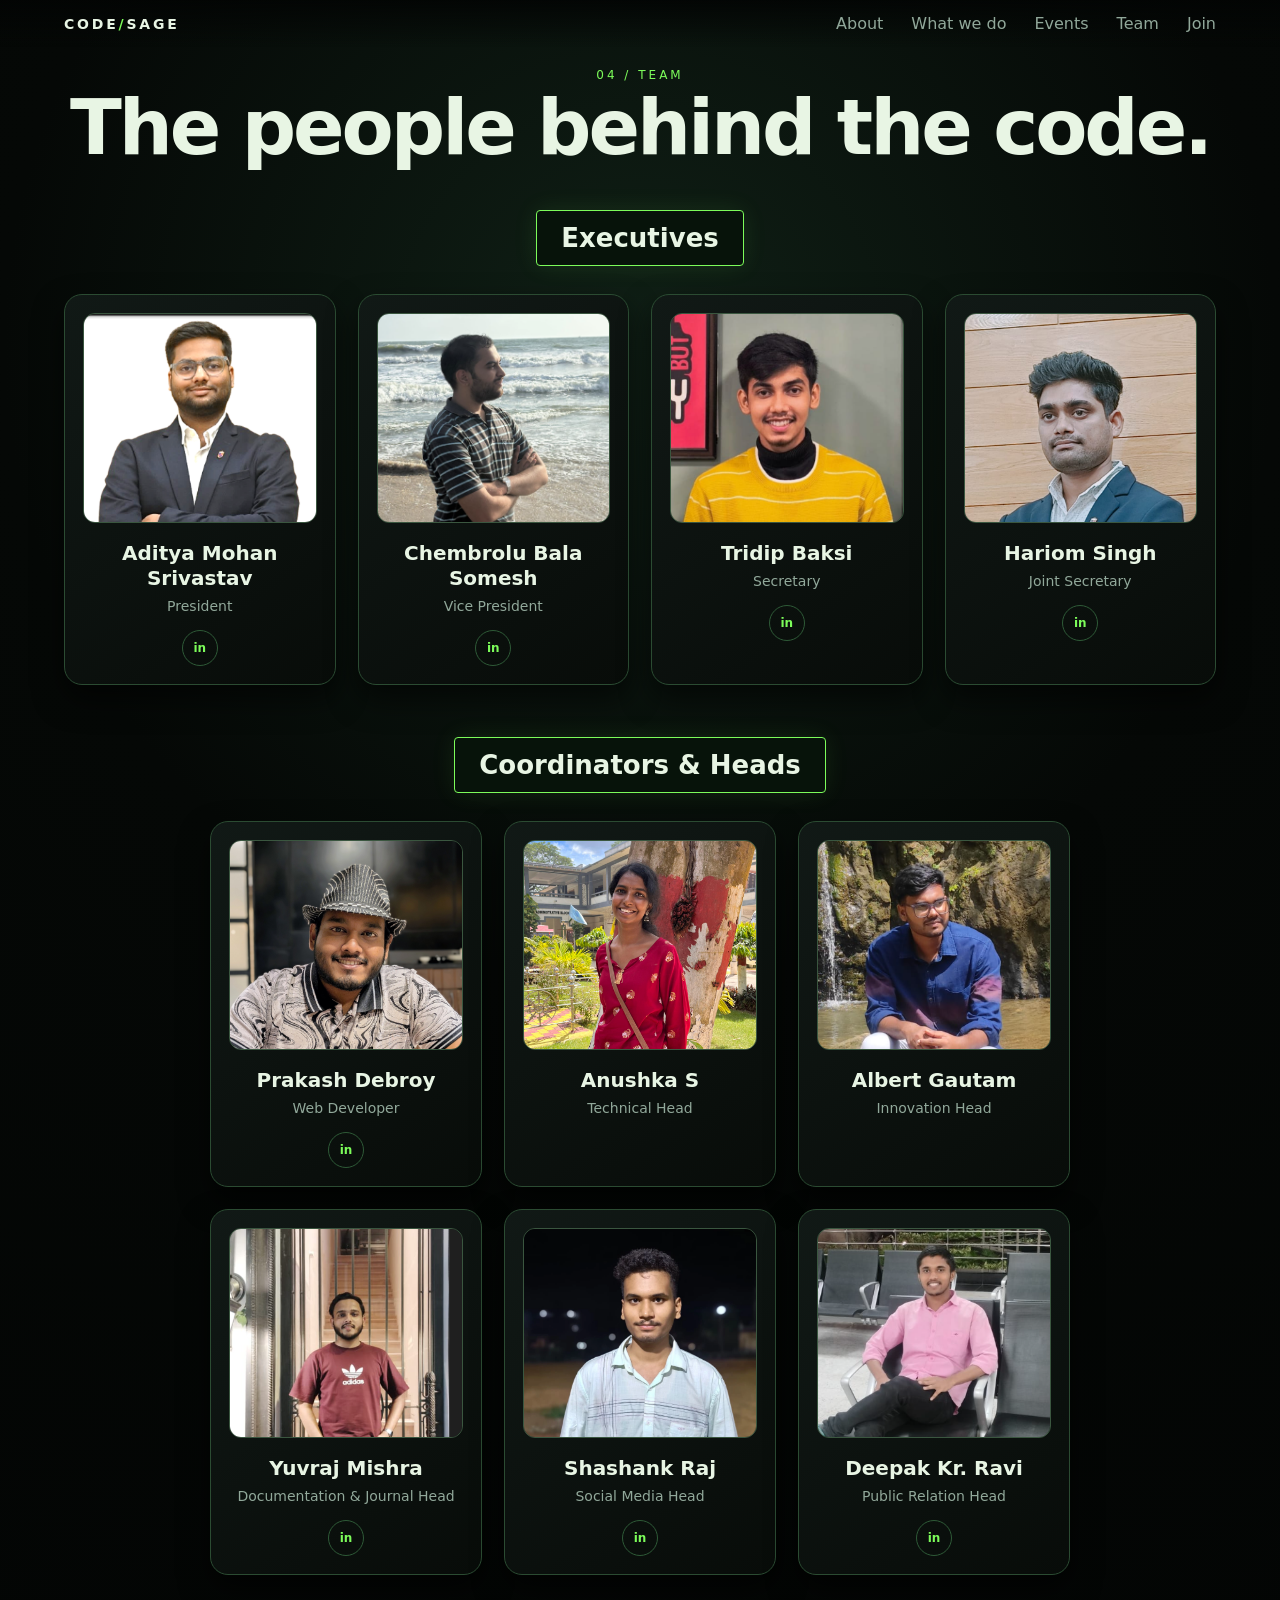
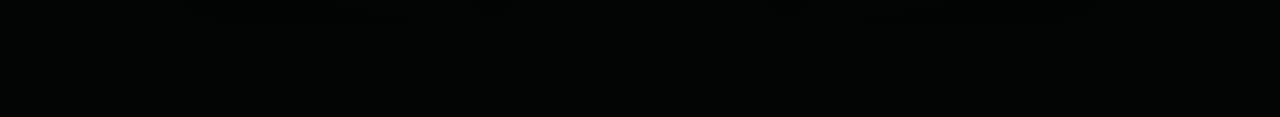
<file: team.html>
﻿<!DOCTYPE html>
<html lang="en">
<head>
<meta charset="utf-8">
<link rel="icon" type="image/png" href="assets/codesage_logo_transparent.png?v=2">
<meta name="viewport" content="width=device-width, initial-scale=1">
<title>Team | Code Sage — NFSU Tripura Coding Club</title>
<meta name="description" content="Meet the executives, coordinators and technical team behind Code Sage, the coding club of NFSU Tripura Campus.">
<meta name="robots" content="index, follow">
<link rel="canonical" href="https://codesage-nfsu.vercel.app/team.html">
<meta property="og:type" content="website">
<meta property="og:site_name" content="Code Sage">
<meta property="og:title" content="Team | Code Sage — NFSU Tripura Coding Club">
<meta property="og:description" content="Meet the executives and heads leading Code Sage at NFSU Tripura Campus.">
<meta property="og:url" content="https://codesage-nfsu.vercel.app/team.html">
<style>
:root{color-scheme:dark;--bg:#030504;--fg:#e8f5e4;--mut:#91a89a;--g:#7CFC5A;--line:#173a1c}
*{box-sizing:border-box}
body{margin:0;min-height:100vh;background:radial-gradient(circle at 50% 20%,#102016 0,#050806 42%,var(--bg) 100%);color:var(--fg);font-family:"Space Grotesk","Segoe UI",system-ui,sans-serif}
@keyframes page-in{from{opacity:0;transform:translateY(18px)}to{opacity:1;transform:none}}
@media(prefers-reduced-motion:no-preference){.heading{animation:page-in .7s ease-out both}.group-title{animation:page-in .6s ease-out both}.team .card{animation:page-in .6s ease-out both}.team .card:nth-child(2){animation-delay:.08s}.team .card:nth-child(3){animation-delay:.16s}.team .card:nth-child(4){animation-delay:.24s}.team .card:nth-child(5){animation-delay:.32s}.team .card:nth-child(6){animation-delay:.4s}}
.topbar{position:fixed;top:0;left:0;right:0;z-index:50;display:flex;align-items:center;justify-content:space-between;padding:14px 5vw;background:linear-gradient(#030504ee,#03050400)}
.brand{font-size:14px;font-weight:800;letter-spacing:.2em}.brand i{color:var(--g);font-style:normal}
.back{color:var(--g);text-decoration:none;font-family:"Space Grotesk","Segoe UI",system-ui,sans-serif;font-size:16px;transition:color .2s}
.page-links{display:flex;align-items:center;gap:28px}.page-links a{color:var(--mut);text-decoration:none;font-size:16px;transition:color .2s}.page-links a:hover{color:var(--g)}
main{width:min(1180px,90vw);margin:auto;padding:64px 0 90px}
.heading{text-align:center;margin-bottom:38px}.heading h1{font-size:clamp(38px,7vw,76px);margin:0;letter-spacing:-.04em}.heading span{color:var(--g);font-size:12px;letter-spacing:.25em}
.group-title{width:max-content;margin:0 auto 28px;padding:12px 24px;border:1px solid var(--g);border-radius:4px;background:#07130a;box-shadow:0 0 24px #7CFC5A18;font-size:clamp(18px,3vw,26px)}
.team{display:grid;grid-template-columns:repeat(4,minmax(0,1fr));gap:22px;margin-bottom:52px}
.card{min-height:340px;border:1px solid #2b4b32;border-radius:18px;padding:18px;background:linear-gradient(145deg,#111916,#080c09);box-shadow:0 14px 30px #0009;text-align:center;transition:.25s}
.card:hover{transform:translateY(-6px);border-color:var(--g)}
.photo{width:100%;height:210px;border-radius:12px;overflow:hidden;background:#152018;border:1px solid #3a563f}
.photo img{width:100%;height:100%;object-fit:cover;object-position:center 28%;display:block}
.card h2{font-size:20px;margin:18px 0 7px;line-height:1.25}.card p{margin:0;color:var(--mut);font-size:14px}
.actions{display:flex;justify-content:center;gap:10px;margin-top:16px}
.action{width:36px;height:36px;display:grid;place-items:center;border-radius:50%;border:1px solid #2e5a37;color:var(--g);text-decoration:none;font-size:12px;font-weight:800}
.action:hover{background:var(--g);color:#031004}
.heads{grid-template-columns:repeat(3,minmax(0,1fr));max-width:860px;margin-inline:auto}
@media(max-width:900px){.team{grid-template-columns:repeat(2,minmax(0,1fr))}}
@media(max-width:540px){
  main{width:min(92vw,1180px);padding-top:42px}
  .heading{margin-bottom:28px}
  .heading h1{font-size:34px}
  .group-title{margin-bottom:18px;padding:10px 18px;font-size:18px}
  .team,.heads{grid-template-columns:repeat(2,minmax(0,1fr));gap:10px;max-width:none;margin-bottom:36px}
  .card{min-height:270px;padding:10px;border-radius:14px}
  .photo{height:150px;border-radius:8px}
  .card h2{font-size:14px;margin:12px 4px 6px}
  .card p{font-size:12px}
  .actions{gap:7px;margin-top:10px}
  .action{width:32px;height:32px;font-size:11px}
}
@media(max-width:600px){.topbar{justify-content:center;padding:12px 2vw;background:#030504cc}.brand{display:none}.page-links{gap:clamp(8px,3vw,14px);width:100%;justify-content:center}.page-links a{font-size:11px;white-space:nowrap}}
</style>
<link rel="stylesheet" href="assets/cursor.css">
</head>
<body>
<div id="cursor-sage" aria-hidden="true"></div>
<nav class="topbar"><div class="brand"><a href="index.html" aria-label="Code Sage home" style="color:inherit;text-decoration:none">CODE<i>/</i>SAGE</a></div><div class="page-links"><a href="index.html#about">About</a><a href="index.html#do">What we do</a><a href="events/events.html">Events</a><a href="team.html">Team</a><a href="index.html#join">Join</a></div></nav>
<main>
  <header class="heading"><span>04 / TEAM</span><h1>The people behind the code.</h1></header>
  <h2 class="group-title">Executives</h2>
  <div class="team" id="executives"></div>
  <h2 class="group-title">Coordinators &amp; Heads</h2>
  <div class="team heads" id="heads"></div>
</main>
<script>
var executives=[
["Aditya Mohan Srivastav","President","assets/team/aditya.png","https://www.linkedin.com/in/aditya-stv"],
["Chembrolu Bala Somesh","Vice President","assets/team/somesh.png","https://www.linkedin.com/in/bala-somesh-chembrolu"],
["Tridip Baksi","Secretary","assets/team/tridip.png","https://www.linkedin.com/in/tridip-baksi-0a9749373"],
["Hariom Singh","Joint Secretary","assets/team/hariom.png","https://www.linkedin.com/in/hariom-singh-221794296/"]];
var heads=[
["Prakash Debroy","Web Developer","assets/team/prakash.jpg","https://www.linkedin.com/in/prakashdroy/"],
["Anushka S","Technical Head","assets/team/Anushka.png",""],
["Albert Gautam","Innovation Head","assets/team/Albert.png",""],
["Yuvraj Mishra","Documentation & Journal Head","assets/team/Yuvraj.png","https://www.linkedin.com/in/yuvraj-mishra-1ab844351"],
["Shashank Raj","Social Media Head","assets/team/shashank.webp","https://www.linkedin.com/in/shashank-raj-213851332"],
["Deepak Kr. Ravi","Public Relation Head","assets/team/Deepak.png","https://www.linkedin.com/in/deepak-kumar-ravi-512982350"]];
function render(id,members){
 document.getElementById(id).innerHTML=members.map(function(p){
  var linkedin=p[3]?'<a class="action" href="'+p[3]+'" target="_blank" rel="noopener" title="LinkedIn">in</a>':'';
  return '<article class="card rv"><div class="photo"><img src="'+p[2]+'" alt="'+p[0]+'"></div><h2>'+p[0]+'</h2><p>'+p[1]+'</p><div class="actions">'+linkedin+'</div></article>';
 }).join("");
}
render("executives",executives);render("heads",heads);
</script>
<script src="assets/cursor.js"></script>
</body>
</html>
</file>
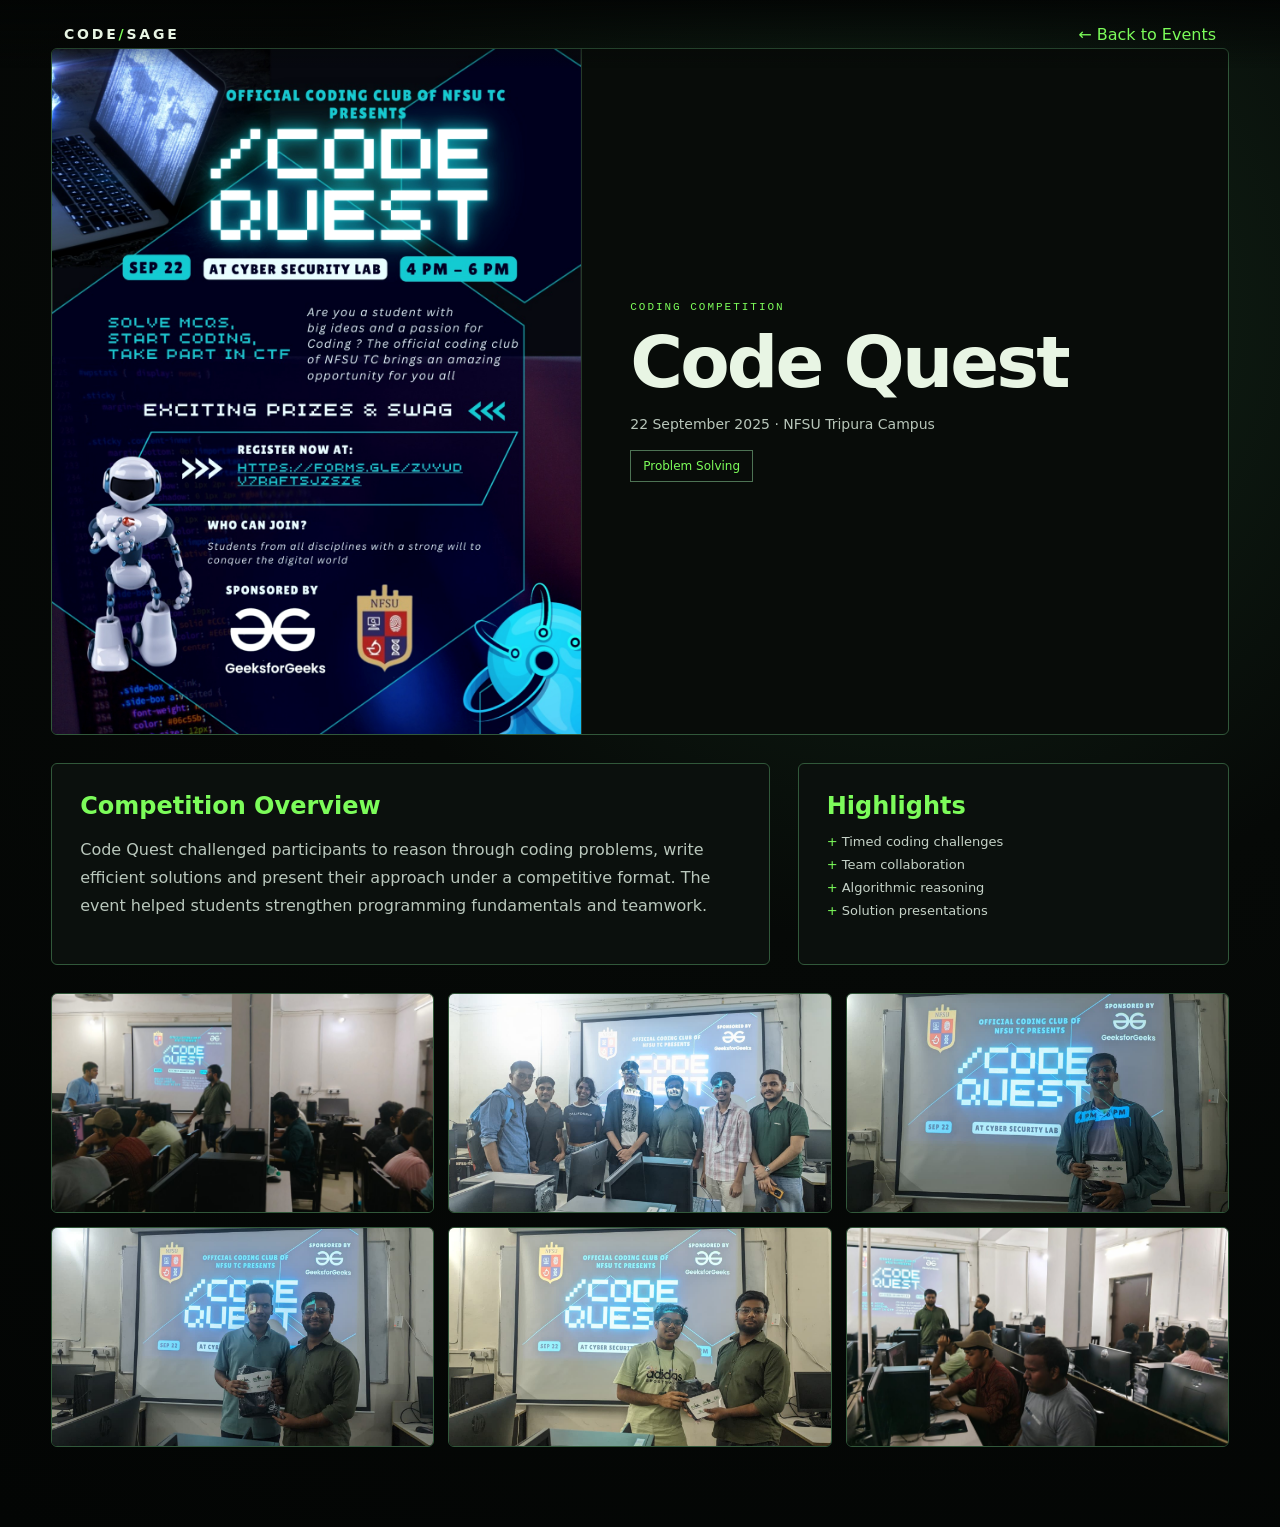
<file: events/code-quest-event.html>
﻿<!DOCTYPE html><html lang="en"><head><meta charset="utf-8">
<link rel="icon" type="image/png" href="../assets/codesage_logo_transparent.png?v=2"><meta name="viewport" content="width=device-width,initial-scale=1"><title>Code Quest &mdash; CODE SAGE</title><meta name="description" content="Explore Code Quest, a team coding competition at NFSU Tripura Campus focused on algorithms, problem solving and collaboration."><meta name="robots" content="index, follow"><link rel="canonical" href="https://codesage-nfsu.vercel.app/events/code-quest-event.html"><meta property="og:type" content="article"><meta property="og:site_name" content="Code Sage"><meta property="og:title" content="Code Quest &mdash; CODE SAGE"><meta property="og:url" content="https://codesage-nfsu.vercel.app/events/code-quest-event.html"><link rel="stylesheet" href="event-template.css"><link rel="stylesheet" href="../assets/cursor.css"></head><body><div id="cursor-sage" aria-hidden="true"></div><nav class="topbar"><div class="brand"><a href="../index.html" aria-label="Code Sage home" style="color:inherit;text-decoration:none">CODE<i>/</i>SAGE</a></div><a class="back" href="events.html">&larr; Back to Events</a></nav><main><section class="hero"><div class="image"><img src="../assets/events/code_quest_2/banner.jpeg" alt="Code Quest event"></div><div class="intro"><span class="kicker">CODING COMPETITION</span><h1>Code Quest</h1><div class="meta">22 September 2025 &middot; NFSU Tripura Campus</div><span class="tag">Problem Solving</span></div></section><section class="overview"><article class="panel"><h2>Competition Overview</h2><p>Code Quest challenged participants to reason through coding problems, write efficient solutions and present their approach under a competitive format. The event helped students strengthen programming fundamentals and teamwork.</p></article><article class="panel highlights"><h2>Highlights</h2><ul><li>Timed coding challenges</li><li>Team collaboration</li><li>Algorithmic reasoning</li><li>Solution presentations</li></ul></article></section><section class="gallery"><img src="../assets/events/code_quest_2/audience.jpeg" alt="Code Quest audience"><img src="../assets/events/code_quest_2/team.jpeg" alt="Code Quest team"><img src="../assets/events/code_quest_2/winner_first.jpeg" alt="First place team"><img src="../assets/events/code_quest_2/winner_second.jpeg" alt="Second place team"><img src="../assets/events/code_quest_2/winner_third.jpeg" alt="Third place team"><img src="../assets/events/code_quest_2/audience_2.jpeg" alt="Code Quest participants"></section></main><script src="gallery-lightbox.js"></script><script src="../assets/cursor.js"></script></body></html>
</file>
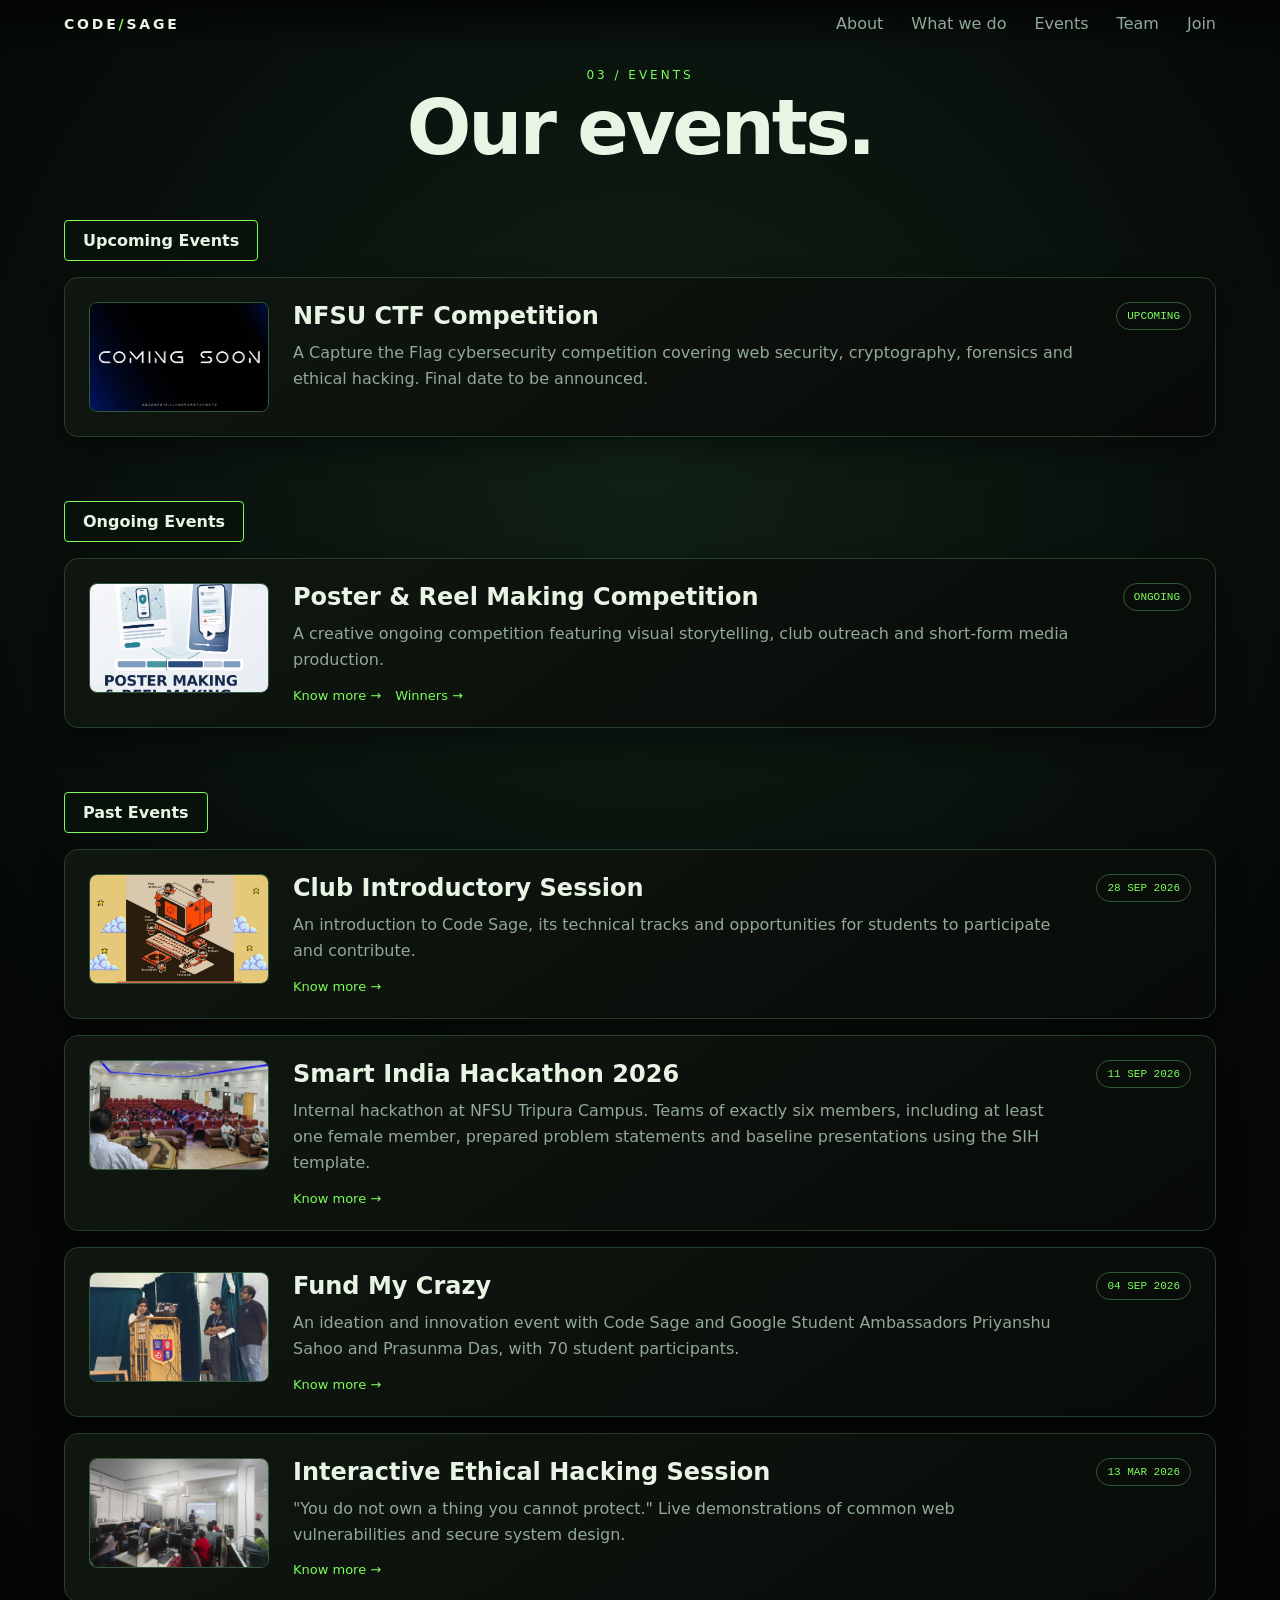
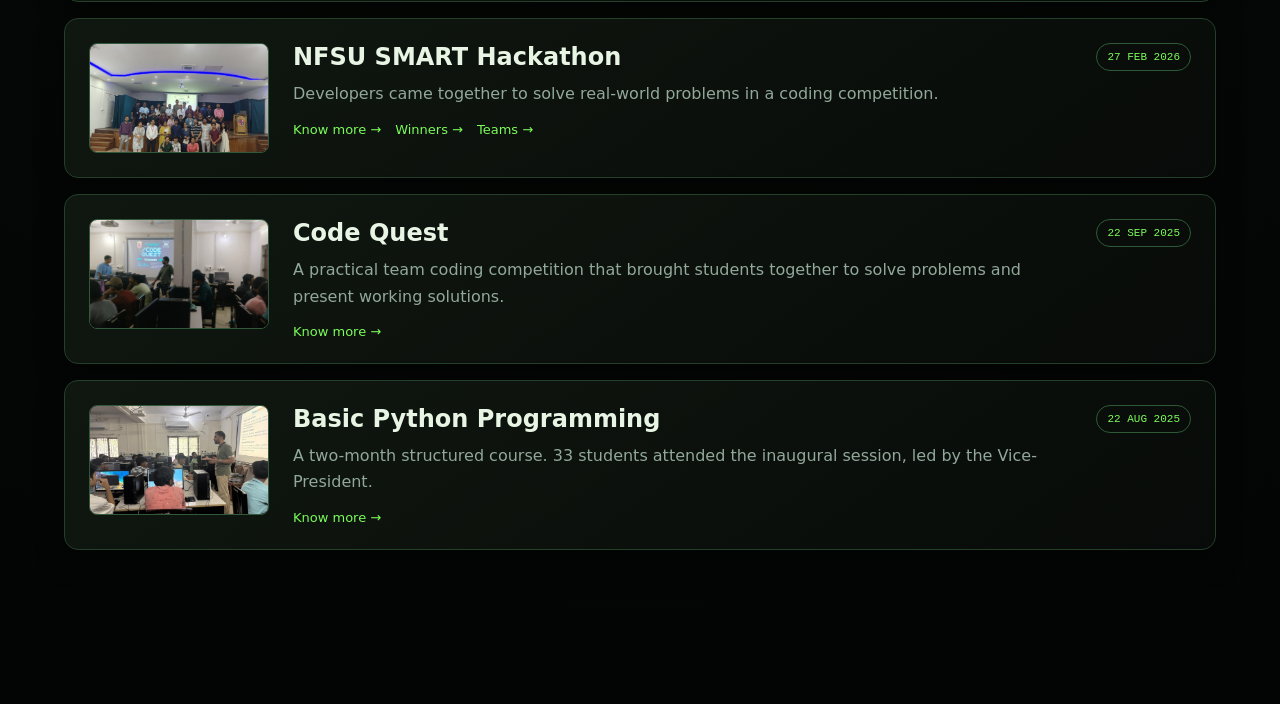
<file: events/events.html>
﻿<!DOCTYPE html>
<html lang="en">
<head>
<meta charset="utf-8">
<link rel="icon" type="image/png" href="../assets/codesage_logo_transparent.png?v=2">
<meta name="viewport" content="width=device-width, initial-scale=1">
<title>Events | Code Sage — NFSU Tripura Coding Club</title>
<meta name="description" content="Explore Code Sage workshops, hackathons, cybersecurity sessions and creative competitions at NFSU Tripura Campus.">
<meta name="robots" content="index, follow">
<link rel="canonical" href="https://codesage-nfsu.vercel.app/events/events.html">
<meta property="og:type" content="website">
<meta property="og:site_name" content="Code Sage">
<meta property="og:title" content="Events | Code Sage — NFSU Tripura Coding Club">
<meta property="og:description" content="Discover upcoming and past Code Sage events at NFSU Tripura Campus.">
<meta property="og:url" content="https://codesage-nfsu.vercel.app/events/events.html">
<style>
:root{color-scheme:dark;--bg:#030504;--fg:#e8f5e4;--mut:#91a89a;--g:#7CFC5A;--line:#173a1c}
*{box-sizing:border-box}
body{margin:0;min-height:100vh;background:radial-gradient(circle at 50% 20%,#102016 0,#050806 42%,var(--bg) 100%);color:var(--fg);font-family:"Space Grotesk","Segoe UI",system-ui,sans-serif}
@keyframes page-in{from{opacity:0;transform:translateY(18px)}to{opacity:1;transform:none}}
@media(prefers-reduced-motion:no-preference){.heading{animation:page-in .7s ease-out both}.events{animation:page-in .7s ease-out both}.events:nth-of-type(2){animation-delay:.12s}.events:nth-of-type(3){animation-delay:.24s}.event{animation:page-in .6s ease-out both}.event:nth-child(2){animation-delay:.08s}.event:nth-child(3){animation-delay:.16s}.event:nth-child(4){animation-delay:.24s}.event:nth-child(5){animation-delay:.32s}.event:nth-child(6){animation-delay:.4s}.event:nth-child(7){animation-delay:.48s}}
.topbar{position:fixed;top:0;left:0;right:0;z-index:50;display:flex;align-items:center;justify-content:space-between;padding:14px 5vw;background:linear-gradient(#030504ee,#03050400)}
.brand{font-size:14px;font-weight:800;letter-spacing:.2em}.brand i{color:var(--g);font-style:normal}
.back{color:var(--g);text-decoration:none;font-family:"Space Grotesk","Segoe UI",system-ui,sans-serif;font-size:16px;transition:color .2s}
.page-links{display:flex;align-items:center;gap:28px}.page-links a{color:var(--mut);text-decoration:none;font-size:16px;transition:color .2s}.page-links a:hover{color:var(--g)}
main{width:min(1180px,90vw);margin:auto;padding:64px 0 90px}
.heading{text-align:center;margin-bottom:48px}.heading h1{font-size:clamp(38px,7vw,76px);margin:0;letter-spacing:-.04em}.heading span{color:var(--g);font-size:12px;letter-spacing:.25em}
.group-title{display:inline-block;margin:0 0 16px;padding:10px 18px;border:1px solid var(--g);border-radius:4px;background:#07130a;font-size:16px}
.events{display:grid;gap:16px;margin-bottom:64px}
.event{display:grid;grid-template-columns:180px 1fr auto;gap:24px;align-items:start;border:1px solid #24402a;border-radius:14px;padding:24px;background:linear-gradient(145deg,#101710,#080b09);box-shadow:0 12px 28px #0006}
.event:hover{border-color:#3a7043}
.event-image{width:180px;height:110px;position:relative;overflow:hidden;border:1px solid #31583a;border-radius:8px;background:#080b09}
.event-image img{position:absolute;inset:0;width:100%;height:100%;object-fit:cover;opacity:0;transform:scale(1.03);transition:opacity .45s ease,transform 1s ease}
.event-image img.active{opacity:1;transform:scale(1)}
.event-image.clickable{cursor:pointer}
.event-image.clickable:focus-visible{outline:2px solid var(--g);outline-offset:3px}
.date{color:var(--g);font-family:ui-monospace,monospace;font-size:13px}.event h2{margin:0 0 10px;font-size:24px}.event p{margin:0;color:var(--mut);line-height:1.65}
.status{border:1px solid #2e5a37;border-radius:999px;padding:7px 10px;color:var(--g);font:11px ui-monospace,monospace;white-space:nowrap}
.links{display:flex;flex-wrap:wrap;gap:14px;margin-top:14px}.links a{color:var(--g);text-decoration:none;font-size:13px}.links a:hover{text-decoration:underline}
.know-more{color:var(--g);text-decoration:none;font-size:13px}.know-more:hover{text-decoration:underline}
@media(max-width:700px){
 main{width:92vw;padding-top:42px}
 .heading{margin-bottom:32px}
 .group-title{margin-bottom:12px;padding:9px 14px;font-size:14px}
 .events{gap:12px;margin-bottom:42px}
 .event{position:relative;grid-template-columns:1fr;gap:12px;padding:16px 16px 52px;border-radius:12px}
 .event-image{width:100%;height:150px}
 .event h2{margin-bottom:8px;font-size:20px;line-height:1.15}
 .event p{font-size:14px;line-height:1.5}
 .links{gap:8px 16px;margin-top:12px;padding-right:90px}
 .links a,.know-more{font-size:12px}
 .status{position:absolute;right:16px;bottom:16px;padding:6px 9px;font-size:10px}
}
@media(max-width:600px){.topbar{justify-content:center;padding:12px 2vw;background:#030504cc}.brand{display:none}.page-links{gap:clamp(8px,3vw,14px);width:100%;justify-content:center}.page-links a{font-size:11px;white-space:nowrap}}
</style>
<link rel="stylesheet" href="../assets/cursor.css">
</head>
<body>
<div id="cursor-sage" aria-hidden="true"></div>
<nav class="topbar"><div class="brand"><a href="../index.html" aria-label="Code Sage home" style="color:inherit;text-decoration:none">CODE<i>/</i>SAGE</a></div><div class="page-links"><a href="../index.html#about">About</a><a href="../index.html#do">What we do</a><a href="events.html">Events</a><a href="../team.html">Team</a><a href="../index.html#join">Join</a></div></nav>
<main>
  <header class="heading"><span>03 / EVENTS</span><h1>Our events.</h1></header>
  <h2 class="group-title">Upcoming Events</h2>
  <div class="events">
    <article class="event"><div><div class="event-image" data-images="../assets/events/coming_soon.jpg"><img src="../assets/events/coming_soon.jpg" alt="NFSU CTF Competition coming soon" class="active"></div></div><div><h2>NFSU CTF Competition</h2><p>A Capture the Flag cybersecurity competition covering web security, cryptography, forensics and ethical hacking. Final date to be announced.</p></div><span class="status">UPCOMING</span></article>
  </div>
  <h2 class="group-title">Ongoing Events</h2>
  <div class="events">
    <article class="event"><div><div class="event-image" data-images="../assets/events/poster_reel_making_8/banner.jpeg"><img src="../assets/events/poster_reel_making_8/banner.jpeg" alt="Poster and Reel Making Competition" class="active"></div></div><div><h2>Poster &amp; Reel Making Competition</h2><p>A creative ongoing competition featuring visual storytelling, club outreach and short-form media production.</p><div class="links"><a href="poster-reel-event.html">Know more →</a><a href="poster-reel-winners.html">Winners →</a></div></div><span class="status">ONGOING</span></article>
  </div>
  <h2 class="group-title">Past Events</h2>
  <div class="events">
    <article class="event"><div><div class="event-image" data-images="../assets/events/introductory_session_7/banner.jpeg"><img src="../assets/events/introductory_session_7/banner.jpeg" alt="Club Introductory Session" class="active"></div></div><div><h2>Club Introductory Session</h2><p>An introduction to Code Sage, its technical tracks and opportunities for students to participate and contribute.</p><div class="links"><a href="introductory-session-event.html">Know more →</a></div></div><span class="status">28 SEP 2026</span></article>
    <article class="event"><div><div class="event-image" data-images="../assets/events/SIH_6/banner.jpeg|../assets/events/SIH_6/audience.jpeg|../assets/events/SIH_6/director.jpeg|../assets/events/SIH_6/group.jpeg|../assets/events/SIH_6/sih.jpeg"><img src="../assets/events/SIH_6/banner.jpeg" alt="Smart India Hackathon 2026" class="active"></div></div><div><h2>Smart India Hackathon 2026</h2><p>Internal hackathon at NFSU Tripura Campus. Teams of exactly six members, including at least one female member, prepared problem statements and baseline presentations using the SIH template.</p><div class="links"><a href="sih-event.html">Know more →</a></div></div><span class="status">11 SEP 2026</span></article>
    <article class="event"><div><div class="event-image" data-images="../assets/events/fund_my_crazy_5/banner.jpeg|../assets/events/fund_my_crazy_5/a.jpeg|../assets/events/fund_my_crazy_5/group.jpeg|../assets/events/fund_my_crazy_5/prize.jpeg|../assets/events/fund_my_crazy_5/prize_2.jpeg"><img src="../assets/events/fund_my_crazy_5/banner.jpeg" alt="Fund My Crazy" class="active"></div></div><div><h2>Fund My Crazy</h2><p>An ideation and innovation event with Code Sage and Google Student Ambassadors Priyanshu Sahoo and Prasunma Das, with 70 student participants.</p><div class="links"><a href="fund-my-crazy-event.html">Know more →</a></div></div><span class="status">04 SEP 2026</span></article>
    <article class="event"><div><div class="event-image" data-images="../assets/events/hacking_session_4/hacking_session_banner.jpeg|../assets/events/hacking_session_4/hacking_session_audience.jpeg|../assets/events/hacking_session_4/hacking_session_code.jpeg|../assets/events/hacking_session_4/hacking_session_group_photo.jpeg"><img src="../assets/events/hacking_session_4/hacking_session_banner.jpeg" alt="Interactive Ethical Hacking" class="active"></div></div><div><h2>Interactive Ethical Hacking Session</h2><p>"You do not own a thing you cannot protect." Live demonstrations of common web vulnerabilities and secure system design.</p><div class="links"><a href="hacking-event.html">Know more →</a></div></div><span class="status">13 MAR 2026</span></article>
    <article class="event"><div><div class="event-image" data-images="../assets/events/Smart_Campus_hackathon_3/banner.jpeg|../assets/events/Smart_Campus_hackathon_3/group_photo.jpeg|../assets/events/Smart_Campus_hackathon_3/1st_prize.jpeg|../assets/events/Smart_Campus_hackathon_3/2nd_prize.jpeg|../assets/events/Smart_Campus_hackathon_3/3rd%20prize.jpeg"><img src="../assets/events/Smart_Campus_hackathon_3/banner.jpeg" alt="NFSU SMART Hackathon" class="active"></div></div><div><h2>NFSU SMART Hackathon</h2><p>Developers came together to solve real-world problems in a coding competition.</p><div class="links"><a href="smart-hackathon-event.html">Know more →</a><a href="smart-hackathon-winners.html">Winners →</a><a href="smart-hackathon-teams.html">Teams →</a></div></div><span class="status">27 FEB 2026</span></article>
    <article class="event"><div><div class="event-image" data-images="../assets/events/code_quest_2/banner.jpeg|../assets/events/code_quest_2/audience.jpeg|../assets/events/code_quest_2/team.jpeg|../assets/events/code_quest_2/winner_first.jpeg|../assets/events/code_quest_2/winner_second.jpeg|../assets/events/code_quest_2/winner_third.jpeg|../assets/events/code_quest_2/audience_2.jpeg"><img src="../assets/events/code_quest_2/banner.jpeg" alt="Code Quest" class="active"></div></div><div><h2>Code Quest</h2><p>A practical team coding competition that brought students together to solve problems and present working solutions.</p><div class="links"><a href="code-quest-event.html">Know more →</a></div></div><span class="status">22 SEP 2025</span></article>
    <article class="event"><div><div class="event-image" data-images="../assets/events/python_1/banner.jpeg|../assets/events/python_1/python_1.jpeg|../assets/events/python_1/python_2.jpeg|../assets/events/python_1/audience.jpeg|../assets/events/python_1/audience_2.jpeg"><img src="../assets/events/python_1/banner.jpeg" alt="Basic Python Programming" class="active"></div></div><div><h2>Basic Python Programming</h2><p>A two-month structured course. 33 students attended the inaugural session, led by the Vice-President.</p><div class="links"><a class="know-more" href="python-event.html">Know more →</a></div></div><span class="status">22 AUG 2025</span></article>
  </div>
</main>
<script>
(function(){
 var reduced=window.matchMedia("(prefers-reduced-motion: reduce)").matches;
 if(reduced)return;

 document.querySelectorAll(".event-image").forEach(function(container){
  var sources=(container.dataset.images||"").split("|").filter(Boolean);
  var eventCard=container.closest(".event");
  var knowMore=eventCard?eventCard.querySelector(".links a"):null;

  if(knowMore){
   container.classList.add("clickable");
   container.setAttribute("role","link");
   container.setAttribute("tabindex","0");
   container.setAttribute("aria-label","Know more: "+eventCard.querySelector("h2").textContent);
   container.addEventListener("click",function(){
    window.location.href=knowMore.getAttribute("href");
   });
   container.addEventListener("keydown",function(event){
    if(event.key==="Enter"||event.key===" "){
     event.preventDefault();
     window.location.href=knowMore.getAttribute("href");
    }
   });
  }

  if(sources.length<2)return;

  var current=0;
  var first=container.querySelector("img");
  var images=[first];

  sources.forEach(function(src,index){
   if(index===0){
    first.src=src;
    first.classList.add("active");
    return;
   }
   var image=document.createElement("img");
   image.src=src;
   image.alt=first.alt;
   image.loading="eager";
   container.appendChild(image);
   images.push(image);
  });

  var timer=setInterval(function(){
   var next=(current+1)%images.length;
   images[current].classList.remove("active");
   images[next].classList.add("active");
   current=next;
  },2000);

  document.addEventListener("visibilitychange",function(){
   if(document.hidden){
    clearInterval(timer);
   }else{
    clearInterval(timer);
    timer=setInterval(function(){
     var next=(current+1)%images.length;
     images[current].classList.remove("active");
     images[next].classList.add("active");
     current=next;
    },2000);
   }
  });
 });
})();
</script>
<script src="../assets/cursor.js"></script>
</body>
</html>
</file>
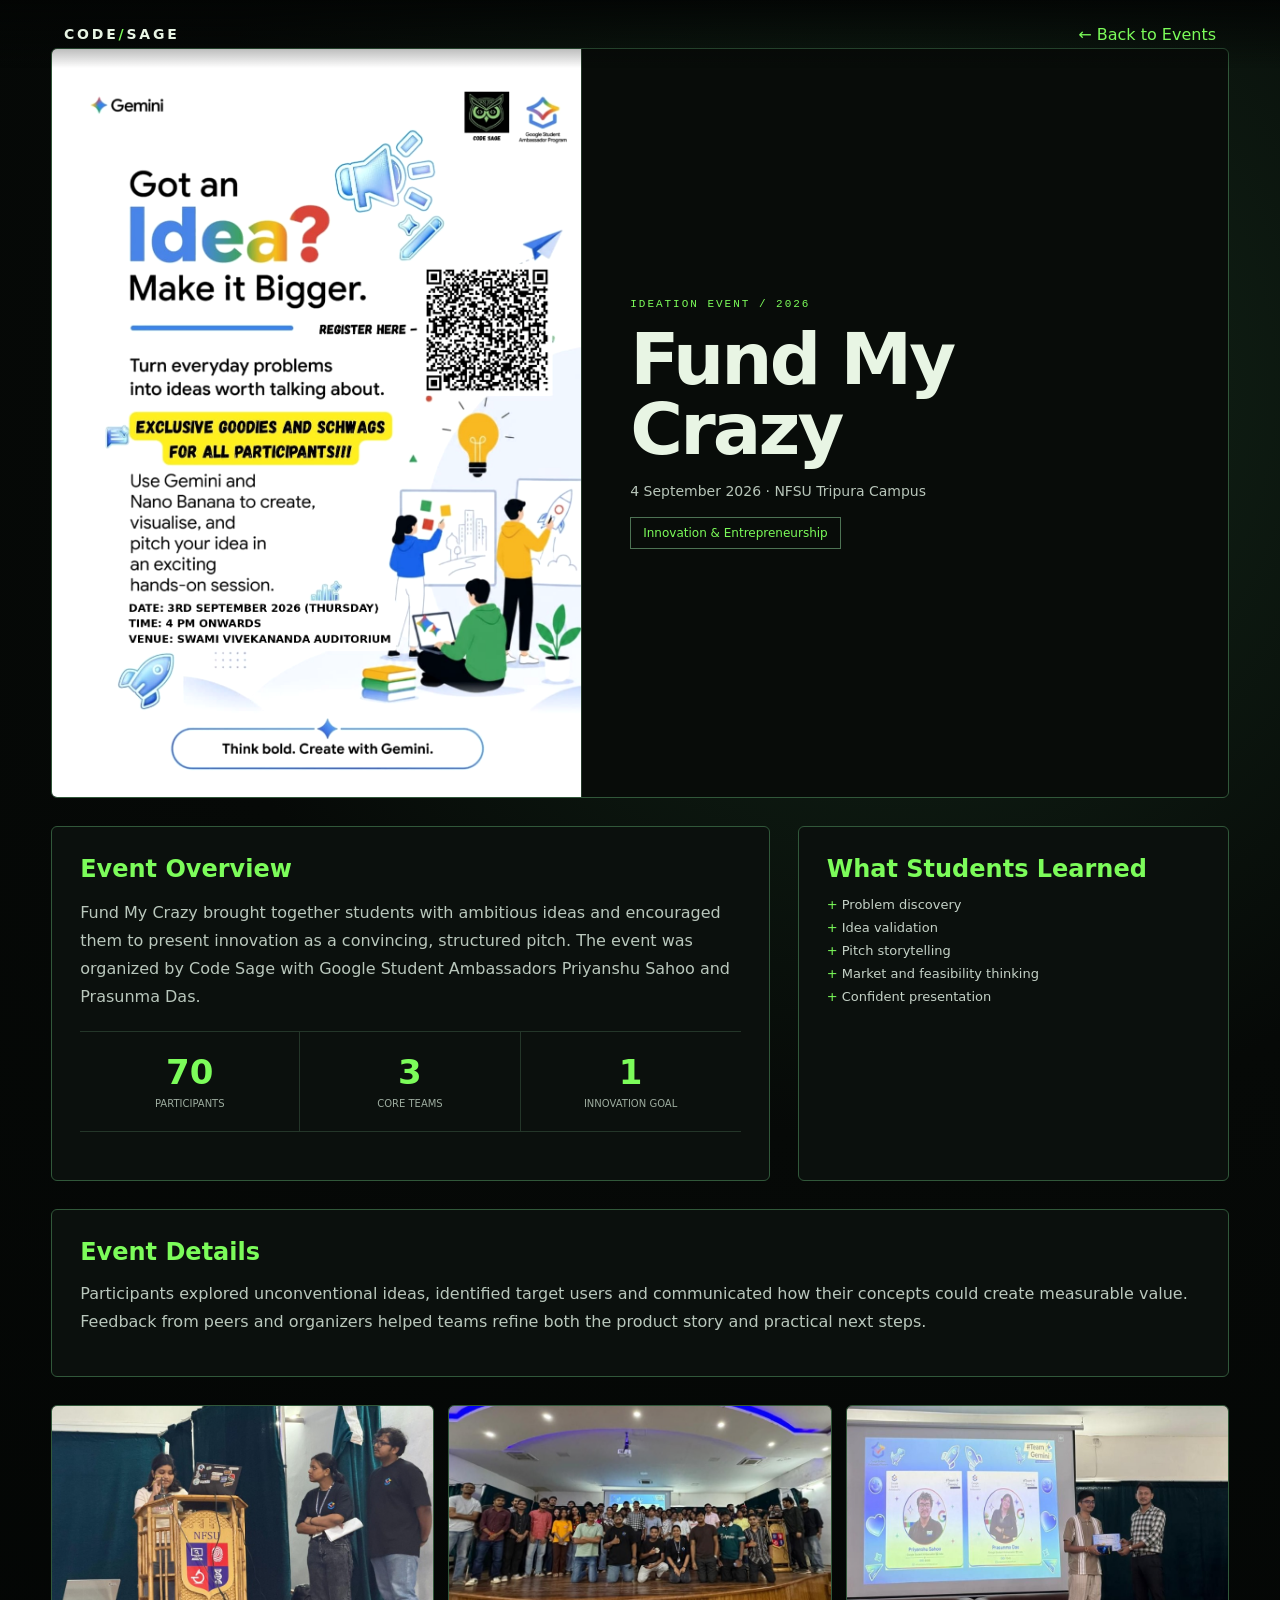
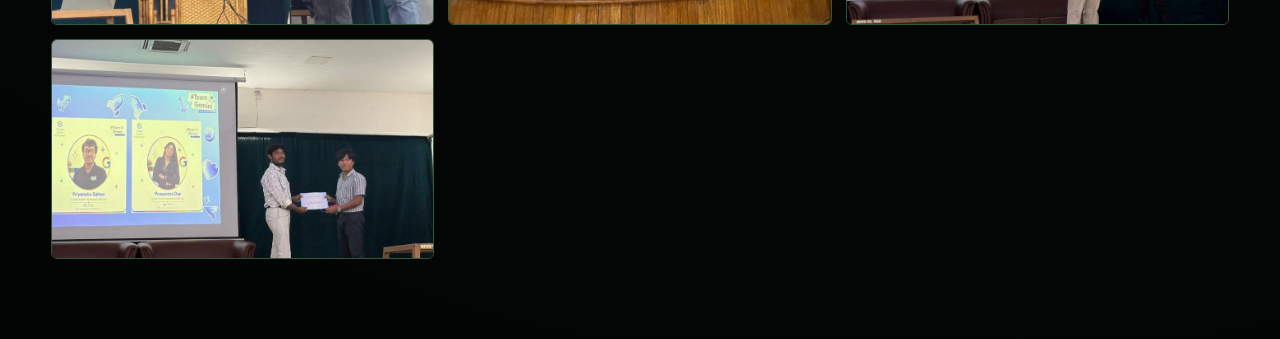
<file: events/fund-my-crazy-event.html>
﻿<!DOCTYPE html><html lang="en"><head><meta charset="utf-8">
<link rel="icon" type="image/png" href="../assets/codesage_logo_transparent.png?v=2"><meta name="viewport" content="width=device-width,initial-scale=1"><title>Fund My Crazy &mdash; CODE SAGE</title><meta name="description" content="Explore Fund My Crazy, Code Sage's innovation and ideation event for NFSU Tripura students, organized with Google Student Ambassadors."><meta name="robots" content="index, follow"><link rel="canonical" href="https://codesage-nfsu.vercel.app/events/fund-my-crazy-event.html"><meta property="og:type" content="article"><meta property="og:site_name" content="Code Sage"><meta property="og:title" content="Fund My Crazy &mdash; CODE SAGE"><meta property="og:url" content="https://codesage-nfsu.vercel.app/events/fund-my-crazy-event.html"><link rel="stylesheet" href="event-template.css"><link rel="stylesheet" href="../assets/cursor.css"></head><body><div id="cursor-sage" aria-hidden="true"></div><nav class="topbar"><div class="brand"><a href="../index.html" aria-label="Code Sage home" style="color:inherit;text-decoration:none">CODE<i>/</i>SAGE</a></div><a class="back" href="events.html">&larr; Back to Events</a></nav><main><section class="hero"><div class="image"><img src="../assets/events/fund_my_crazy_5/banner.jpeg" alt="Fund My Crazy innovation event"></div><div class="intro"><span class="kicker">IDEATION EVENT / 2026</span><h1>Fund My Crazy</h1><div class="meta">4 September 2026 &middot; NFSU Tripura Campus</div><span class="tag">Innovation &amp; Entrepreneurship</span></div></section><section class="overview"><article class="panel"><h2>Event Overview</h2><p>Fund My Crazy brought together students with ambitious ideas and encouraged them to present innovation as a convincing, structured pitch. The event was organized by Code Sage with Google Student Ambassadors Priyanshu Sahoo and Prasunma Das.</p><div class="stats"><div class="stat"><b>70</b><span>Participants</span></div><div class="stat"><b>3</b><span>Core Teams</span></div><div class="stat"><b>1</b><span>Innovation Goal</span></div></div></article><article class="panel highlights"><h2>What Students Learned</h2><ul><li>Problem discovery</li><li>Idea validation</li><li>Pitch storytelling</li><li>Market and feasibility thinking</li><li>Confident presentation</li></ul></article></section><section class="panel details"><h2>Event Details</h2><p>Participants explored unconventional ideas, identified target users and communicated how their concepts could create measurable value. Feedback from peers and organizers helped teams refine both the product story and practical next steps.</p></section><section class="gallery" aria-label="Fund My Crazy photo gallery"><img src="../assets/events/fund_my_crazy_5/a.jpeg" alt="Fund My Crazy presentation"><img src="../assets/events/fund_my_crazy_5/group.jpeg" alt="Fund My Crazy group photograph"><img src="../assets/events/fund_my_crazy_5/prize.jpeg" alt="Fund My Crazy prize presentation"><img src="../assets/events/fund_my_crazy_5/prize_2.jpeg" alt="Fund My Crazy award ceremony"></section></main><script src="gallery-lightbox.js"></script><script src="../assets/cursor.js"></script></body></html>
</file>
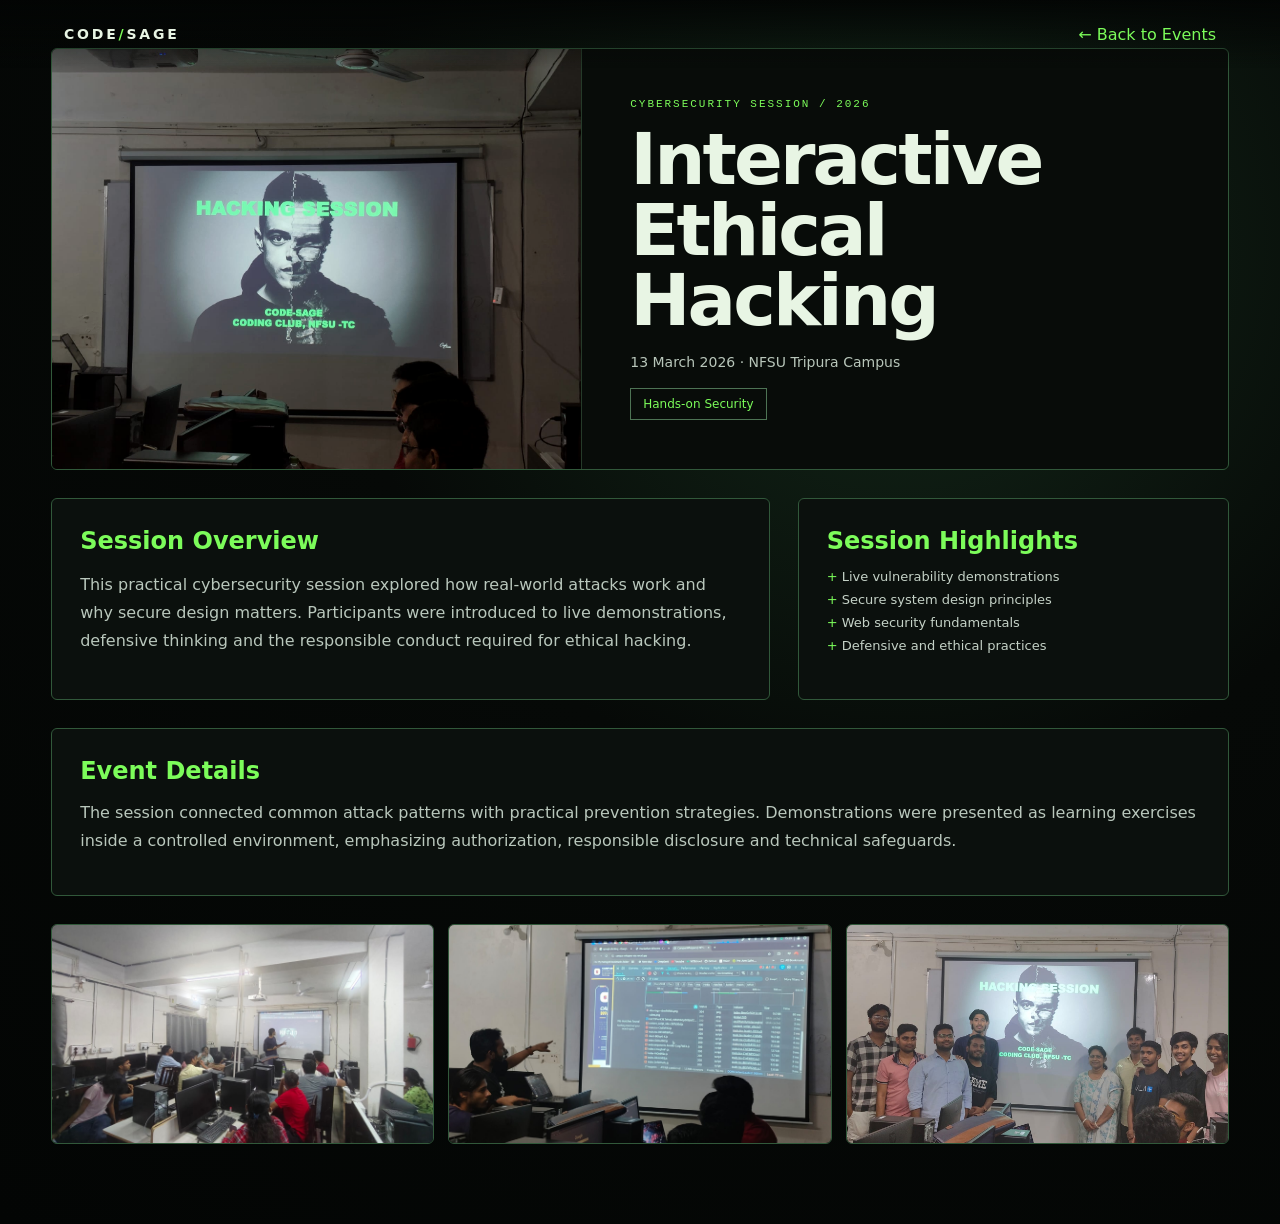
<file: events/hacking-event.html>
﻿<!DOCTYPE html><html lang="en"><head><meta charset="utf-8">
<link rel="icon" type="image/png" href="../assets/codesage_logo_transparent.png?v=2"><meta name="viewport" content="width=device-width,initial-scale=1"><title>Interactive Ethical Hacking &mdash; CODE SAGE</title><meta name="description" content="Learn about Code Sage's interactive ethical hacking session at NFSU Tripura Campus, covering web security and defensive practices."><meta name="robots" content="index, follow"><link rel="canonical" href="https://codesage-nfsu.vercel.app/events/hacking-event.html"><meta property="og:type" content="article"><meta property="og:site_name" content="Code Sage"><meta property="og:title" content="Interactive Ethical Hacking &mdash; CODE SAGE"><meta property="og:url" content="https://codesage-nfsu.vercel.app/events/hacking-event.html"><link rel="stylesheet" href="event-template.css"><link rel="stylesheet" href="../assets/cursor.css"></head><body><div id="cursor-sage" aria-hidden="true"></div><nav class="topbar"><div class="brand"><a href="../index.html" aria-label="Code Sage home" style="color:inherit;text-decoration:none">CODE<i>/</i>SAGE</a></div><a class="back" href="events.html">&larr; Back to Events</a></nav><main><section class="hero"><div class="image"><img src="../assets/events/hacking_session_4/hacking_session_banner.jpeg" alt="Interactive ethical hacking session"></div><div class="intro"><span class="kicker">CYBERSECURITY SESSION / 2026</span><h1>Interactive Ethical Hacking</h1><div class="meta">13 March 2026 &middot; NFSU Tripura Campus</div><span class="tag">Hands-on Security</span></div></section><section class="overview"><article class="panel"><h2>Session Overview</h2><p>This practical cybersecurity session explored how real-world attacks work and why secure design matters. Participants were introduced to live demonstrations, defensive thinking and the responsible conduct required for ethical hacking.</p></article><article class="panel highlights"><h2>Session Highlights</h2><ul><li>Live vulnerability demonstrations</li><li>Secure system design principles</li><li>Web security fundamentals</li><li>Defensive and ethical practices</li></ul></article></section><section class="panel details"><h2>Event Details</h2><p>The session connected common attack patterns with practical prevention strategies. Demonstrations were presented as learning exercises inside a controlled environment, emphasizing authorization, responsible disclosure and technical safeguards.</p></section><section class="gallery"><img src="../assets/events/hacking_session_4/hacking_session_audience.jpeg" alt="Students attending the hacking session"><img src="../assets/events/hacking_session_4/hacking_session_code.jpeg" alt="Ethical hacking demonstration"><img src="../assets/events/hacking_session_4/hacking_session_group_photo.jpeg" alt="Hacking session group photograph"></section></main><script src="gallery-lightbox.js"></script><script src="../assets/cursor.js"></script></body></html>
</file>
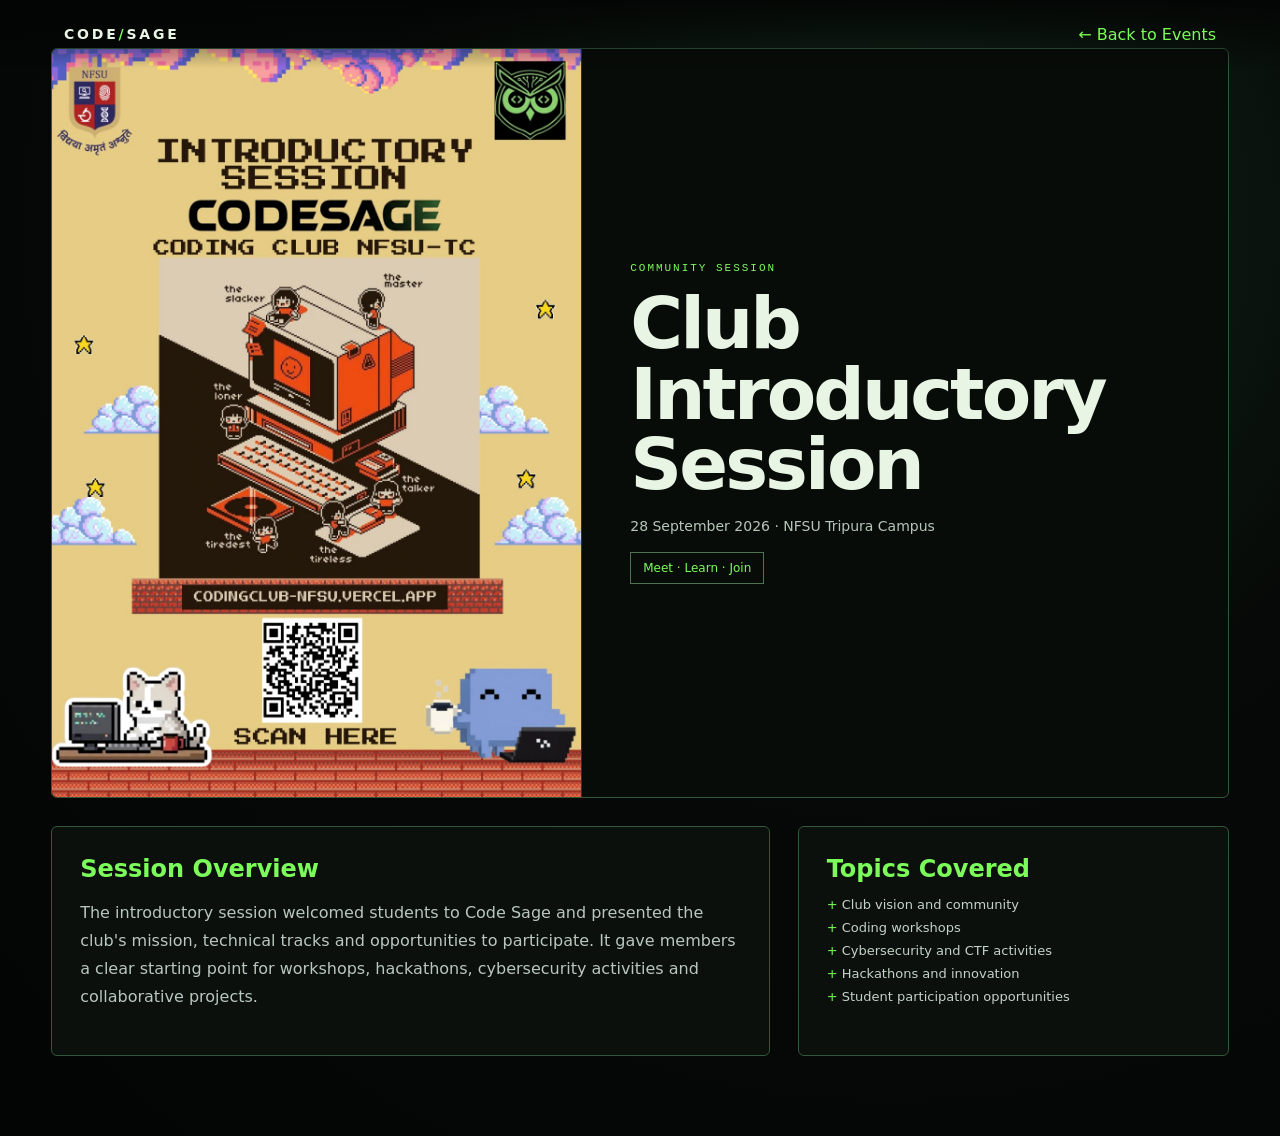
<file: events/introductory-session-event.html>
﻿<!DOCTYPE html><html lang="en"><head><meta charset="utf-8">
<link rel="icon" type="image/png" href="../assets/codesage_logo_transparent.png?v=2"><meta name="viewport" content="width=device-width,initial-scale=1"><title>Club Introductory Session &mdash; CODE SAGE</title><link rel="stylesheet" href="event-template.css"><link rel="stylesheet" href="../assets/cursor.css"></head><body><div id="cursor-sage" aria-hidden="true"></div><nav class="topbar"><div class="brand"><a href="../index.html" aria-label="Code Sage home" style="color:inherit;text-decoration:none">CODE<i>/</i>SAGE</a></div><a class="back" href="events.html">&larr; Back to Events</a></nav><main><section class="hero"><div class="image"><img src="../assets/events/introductory_session_7/banner.jpeg" alt="Code Sage introductory session"></div><div class="intro"><span class="kicker">COMMUNITY SESSION</span><h1>Club Introductory Session</h1><div class="meta">28 September 2026 &middot; NFSU Tripura Campus</div><span class="tag">Meet &middot; Learn &middot; Join</span></div></section><section class="overview"><article class="panel"><h2>Session Overview</h2><p>The introductory session welcomed students to Code Sage and presented the club's mission, technical tracks and opportunities to participate. It gave members a clear starting point for workshops, hackathons, cybersecurity activities and collaborative projects.</p></article><article class="panel highlights"><h2>Topics Covered</h2><ul><li>Club vision and community</li><li>Coding workshops</li><li>Cybersecurity and CTF activities</li><li>Hackathons and innovation</li><li>Student participation opportunities</li></ul></article></section></main><script src="gallery-lightbox.js"></script><script src="../assets/cursor.js"></script></body></html>
</file>
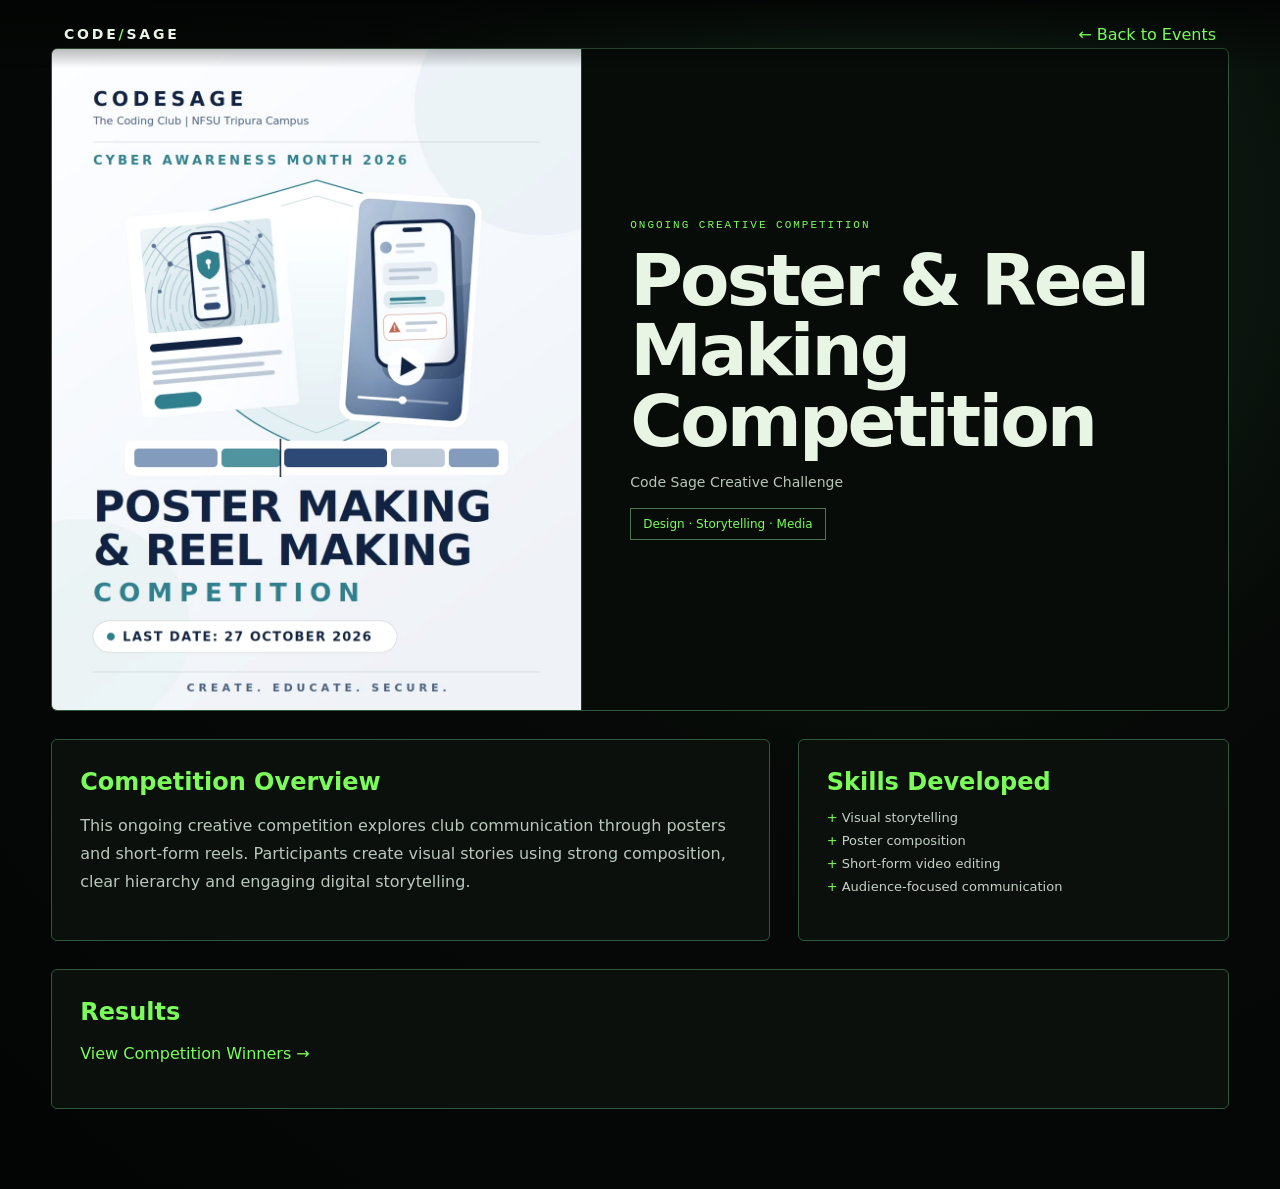
<file: events/poster-reel-event.html>
﻿<!DOCTYPE html><html lang="en"><head><meta charset="utf-8">
<link rel="icon" type="image/png" href="../assets/codesage_logo_transparent.png?v=2"><meta name="viewport" content="width=device-width,initial-scale=1"><title>Poster &amp; Reel Making Competition &mdash; CODE SAGE</title><link rel="stylesheet" href="event-template.css"><link rel="stylesheet" href="../assets/cursor.css"></head><body><div id="cursor-sage" aria-hidden="true"></div><nav class="topbar"><div class="brand"><a href="../index.html" aria-label="Code Sage home" style="color:inherit;text-decoration:none">CODE<i>/</i>SAGE</a></div><a class="back" href="events.html">&larr; Back to Events</a></nav><main><section class="hero"><div class="image"><img src="../assets/events/poster_reel_making_8/banner.jpeg" alt="Poster and reel making competition"></div><div class="intro"><span class="kicker">ONGOING CREATIVE COMPETITION</span><h1>Poster &amp; Reel Making Competition</h1><div class="meta">Code Sage Creative Challenge</div><span class="tag">Design &middot; Storytelling &middot; Media</span></div></section><section class="overview"><article class="panel"><h2>Competition Overview</h2><p>This ongoing creative competition explores club communication through posters and short-form reels. Participants create visual stories using strong composition, clear hierarchy and engaging digital storytelling.</p></article><article class="panel highlights"><h2>Skills Developed</h2><ul><li>Visual storytelling</li><li>Poster composition</li><li>Short-form video editing</li><li>Audience-focused communication</li></ul></article></section><section class="panel details"><h2>Results</h2><p><a class="back" href="poster-reel-winners.html">View Competition Winners &rarr;</a></p></section></main><script src="gallery-lightbox.js"></script><script src="../assets/cursor.js"></script></body></html>
</file>
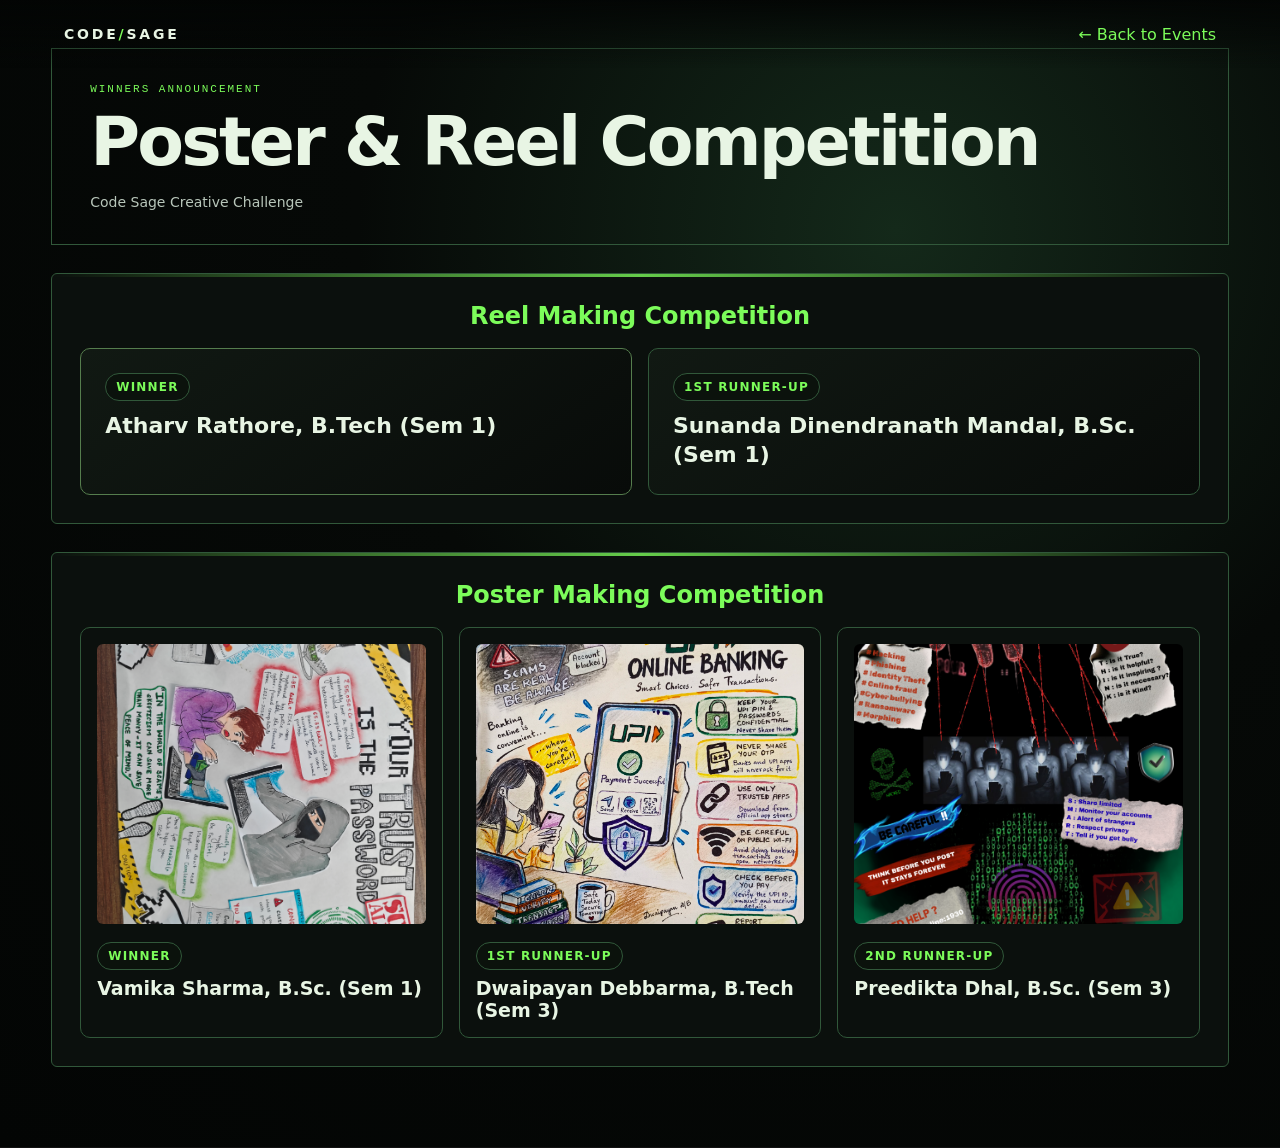
<file: events/poster-reel-winners.html>
﻿<!DOCTYPE html>
<html lang="en">
<head><meta charset="utf-8">
<link rel="icon" type="image/png" href="../assets/codesage_logo_transparent.png?v=2">
<meta name="viewport" content="width=device-width,initial-scale=1">
<title>Poster &amp; Reel Competition Winners &mdash; CODE SAGE</title>
<link rel="stylesheet" href="event-template.css">
<link rel="stylesheet" href="../assets/cursor.css"></head>
<body><div id="cursor-sage" aria-hidden="true"></div>
<nav class="topbar"><div class="brand"><a href="../index.html" aria-label="Code Sage home" style="color:inherit;text-decoration:none">CODE<i>/</i>SAGE</a></div><a class="back" href="events.html">&larr; Back to Events</a></nav>
<main>
<section class="intro" style="padding:34px 38px;border:1px solid #31583a;min-height:auto"><span class="kicker">WINNERS ANNOUNCEMENT</span><h1 style="font-size:clamp(38px,6vw,68px)">Poster &amp; Reel Competition</h1><div class="meta">Code Sage Creative Challenge</div></section>

<section class="panel results-section">
<h2>Reel Making Competition</h2>
<div class="reel-results">
<article class="reel-card"><span class="place">Winner</span><h3>Atharv Rathore, B.Tech (Sem 1)</h3></article>
<article class="reel-card"><span class="place">1st Runner-Up</span><h3>Sunanda Dinendranath Mandal, B.Sc. (Sem 1)</h3></article>
</div>
</section>

<section class="panel results-section">
<h2>Poster Making Competition</h2>
<div class="poster-results">
<article class="poster-card"><img src="../assets/events/poster_reel_making_8/1st.jpg" alt="Winner &mdash; Vamika Sharma" data-caption="Winner &mdash; Vamika Sharma&lt;br&gt;B.Sc., Sem 1"><span class="place">Winner</span><h3>Vamika Sharma, B.Sc. (Sem 1)</h3></article>
<article class="poster-card"><img src="../assets/events/poster_reel_making_8/2nd.jpg" alt="1st Runner-Up &mdash; Dwaipayan Debbarma" data-caption="1st Runner-Up &mdash; Dwaipayan Debbarma&lt;br&gt;B.Tech, Sem 3"><span class="place">1st Runner-Up</span><h3>Dwaipayan Debbarma, B.Tech (Sem 3)</h3></article>
<article class="poster-card"><img src="../assets/events/poster_reel_making_8/3rd.png" alt="2nd Runner-Up &mdash; Preedikta Dhal" data-caption="2nd Runner-Up &mdash; Preedikta Dhal&lt;br&gt;B.Sc., Sem 3"><span class="place">2nd Runner-Up</span><h3>Preedikta Dhal, B.Sc. (Sem 3)</h3></article>
</div>
</section>
</main>
<script src="gallery-lightbox.js"></script>
<script src="../assets/cursor.js"></script></body>
</html>
</file>
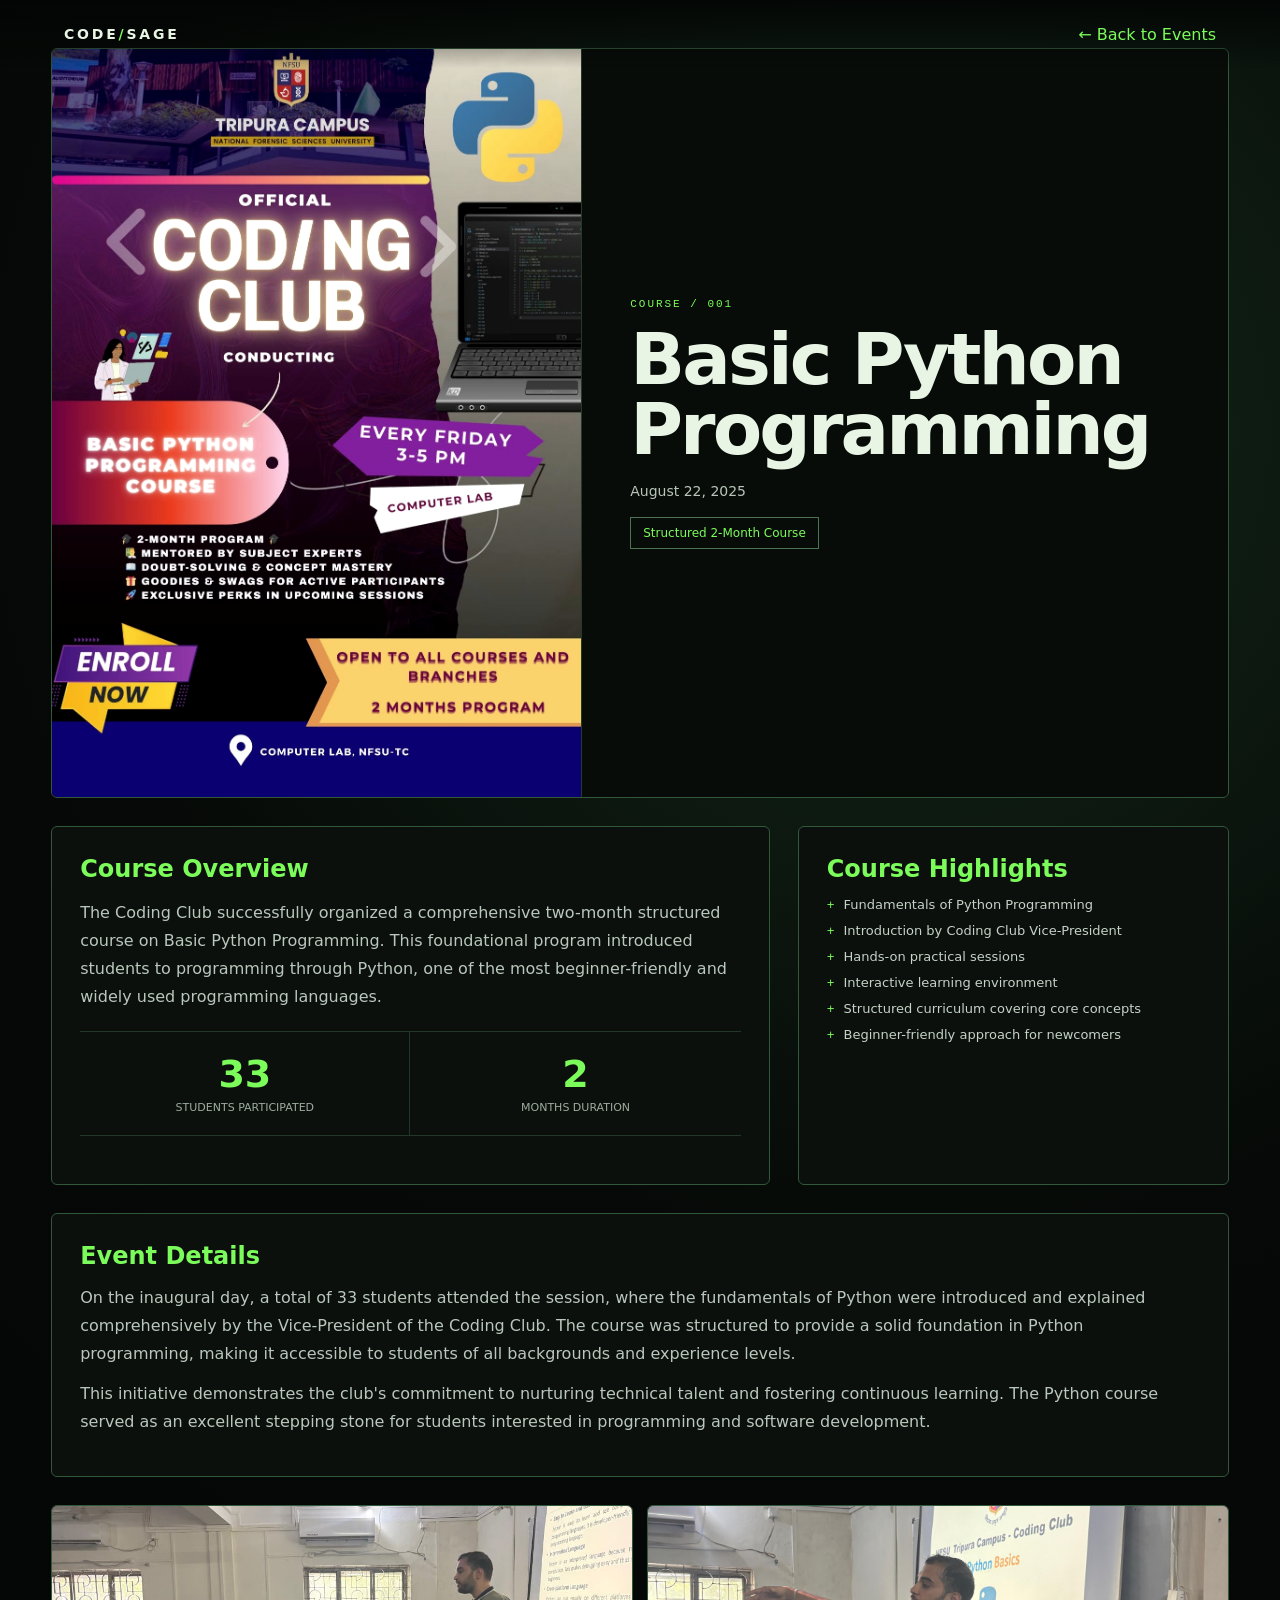
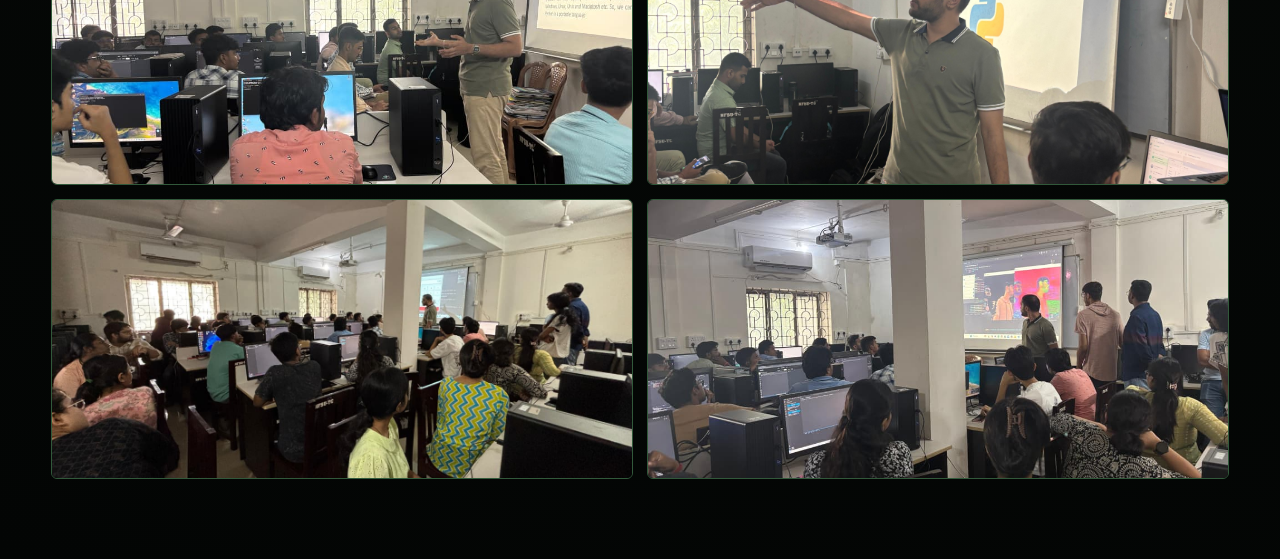
<file: events/python-event.html>
﻿<!DOCTYPE html>
<html lang="en">
<head>
<meta charset="utf-8">
<link rel="icon" type="image/png" href="../assets/codesage_logo_transparent.png?v=2">
<meta name="viewport" content="width=device-width, initial-scale=1">
<title>Basic Python Programming &mdash; CODE SAGE</title>
<meta name="description" content="Learn about Code Sage's two-month Basic Python Programming course at NFSU Tripura Campus, attended by 33 students.">
<meta name="robots" content="index, follow">
<link rel="canonical" href="https://codesage-nfsu.vercel.app/events/python-event.html">
<meta property="og:type" content="article">
<meta property="og:site_name" content="Code Sage">
<meta property="og:title" content="Basic Python Programming &mdash; CODE SAGE">
<meta property="og:description" content="A two-month structured Python course organized by Code Sage at NFSU Tripura Campus.">
<meta property="og:url" content="https://codesage-nfsu.vercel.app/events/python-event.html">
<style>
:root{color-scheme:dark;--bg:#030504;--fg:#e8f5e4;--mut:#a5b6a7;--g:#7CFC5A;--line:#173a1c}
*{box-sizing:border-box}
body{margin:0;min-height:100vh;background:radial-gradient(circle at 70% 20%,#14291a 0,#060907 42%,var(--bg) 100%);color:var(--fg);font-family:"Space Grotesk","Segoe UI",system-ui,sans-serif}
.topbar{position:fixed;top:0;left:0;right:0;z-index:50;height:68px;display:flex;align-items:center;justify-content:space-between;padding:14px 5vw;border:0;background:linear-gradient(#030504ee,#03050400);font-family:"Space Grotesk","Segoe UI",system-ui,sans-serif}
.brand{font-size:14px;font-weight:800;letter-spacing:.2em}.brand i{color:var(--g);font-style:normal}
.back{color:var(--g);text-decoration:none;font-family:"Space Grotesk","Segoe UI",system-ui,sans-serif;font-size:16px;transition:color .2s}
main{width:min(1180px,92vw);margin:auto;padding:48px 0 80px}
.hero{display:grid;grid-template-columns:minmax(280px,.9fr) minmax(420px,1.1fr);min-height:420px;border:1px solid #31583a;border-radius:6px;overflow:hidden;background:#080c09}
.image{min-height:420px}.image img{width:100%;height:100%;object-fit:cover;display:block;filter:saturate(.85) contrast(1.05)}
.intro{display:flex;flex-direction:column;justify-content:center;padding:48px;border-left:1px solid #253a29}.kicker{color:var(--g);font:11px ui-monospace,monospace;letter-spacing:.18em}.intro h1{font-size:clamp(38px,6vw,72px);line-height:.98;letter-spacing:-.04em;margin:14px 0 18px}.meta{color:#b8c6ba;font-size:14px}.course-tag{display:inline-block;width:max-content;margin-top:18px;padding:8px 12px;border:1px solid #4d7354;color:var(--g);font-size:12px}
.overview{display:grid;grid-template-columns:1.25fr .75fr;gap:28px;margin-top:28px}
.panel{border:1px solid #31583a;border-radius:6px;padding:28px;background:#0b100d}.panel h2{margin:0 0 14px;color:var(--g);font-size:24px}.panel p{color:#b9c7bc;line-height:1.75}
.stats{display:grid;grid-template-columns:1fr 1fr;border-block:1px solid #243629;margin:20px 0}.stat{padding:20px 8px;text-align:center}.stat:first-child{border-right:1px solid #243629}.stat b{display:block;color:var(--g);font-size:38px}.stat span{color:#9dac9f;font-size:11px;text-transform:uppercase}
.highlights ul{margin:0;padding:0;display:grid;gap:10px}.highlights li{list-style:none;color:#c5d2c7;font-size:13px}.highlights li:before{content:"+";margin-right:9px;color:var(--g);font-family:ui-monospace,monospace}
.details{margin-top:28px}.details p{margin:0 0 12px}
.gallery{display:grid;grid-template-columns:repeat(2,minmax(0,1fr));gap:14px;margin-top:28px}.gallery img{width:100%;height:280px;object-fit:cover;border:1px solid #31583a;border-radius:6px}
.gallery img{cursor:zoom-in}
@media(max-width:800px){main{width:94vw;padding-top:24px}.hero{grid-template-columns:1fr}.image{min-height:260px;height:260px}.intro{padding:28px 24px;border-left:0;border-top:1px solid #253a29}.overview{grid-template-columns:1fr}.gallery{grid-template-columns:1fr}.gallery img{height:220px}.topbar{height:60px}}
@media(max-width:600px){.topbar{justify-content:center;padding:12px 2vw;background:#030504cc}.brand{display:none}.back{font-size:11px}}
</style>
<link rel="stylesheet" href="../assets/cursor.css"></head>
<body><div id="cursor-sage" aria-hidden="true"></div>
<nav class="topbar"><div class="brand"><a href="../index.html" aria-label="Code Sage home" style="color:inherit;text-decoration:none">CODE<i>/</i>SAGE</a></div><a class="back" href="events.html">&larr; Back to Events</a></nav>
<main>
  <section class="hero">
    <div class="image"><img src="../assets/events/python_1/banner.jpeg" alt="Basic Python Programming course"></div>
    <div class="intro"><span class="kicker">COURSE / 001</span><h1>Basic Python Programming</h1><div class="meta">August 22, 2025</div><span class="course-tag">Structured 2-Month Course</span></div>
  </section>
  <section class="overview">
    <article class="panel"><h2>Course Overview</h2><p>The Coding Club successfully organized a comprehensive two-month structured course on Basic Python Programming. This foundational program introduced students to programming through Python, one of the most beginner-friendly and widely used programming languages.</p><div class="stats"><div class="stat"><b>33</b><span>Students Participated</span></div><div class="stat"><b>2</b><span>Months Duration</span></div></div></article>
    <article class="panel highlights"><h2>Course Highlights</h2><ul><li>Fundamentals of Python Programming</li><li>Introduction by Coding Club Vice-President</li><li>Hands-on practical sessions</li><li>Interactive learning environment</li><li>Structured curriculum covering core concepts</li><li>Beginner-friendly approach for newcomers</li></ul></article>
  </section>
  <section class="panel details"><h2>Event Details</h2><p>On the inaugural day, a total of 33 students attended the session, where the fundamentals of Python were introduced and explained comprehensively by the Vice-President of the Coding Club. The course was structured to provide a solid foundation in Python programming, making it accessible to students of all backgrounds and experience levels.</p><p>This initiative demonstrates the club's commitment to nurturing technical talent and fostering continuous learning. The Python course served as an excellent stepping stone for students interested in programming and software development.</p></section>
  <section class="gallery" aria-label="Python course photo gallery"><img src="../assets/events/python_1/python_1.jpeg" alt="Python course session"><img src="../assets/events/python_1/python_2.jpeg" alt="Students during Python course"><img src="../assets/events/python_1/audience.jpeg" alt="Python course audience"><img src="../assets/events/python_1/audience_2.jpeg" alt="Second Python course audience view"></section>
</main>
<script src="gallery-lightbox.js"></script>
<script src="../assets/cursor.js"></script></body>
</html>
</file>
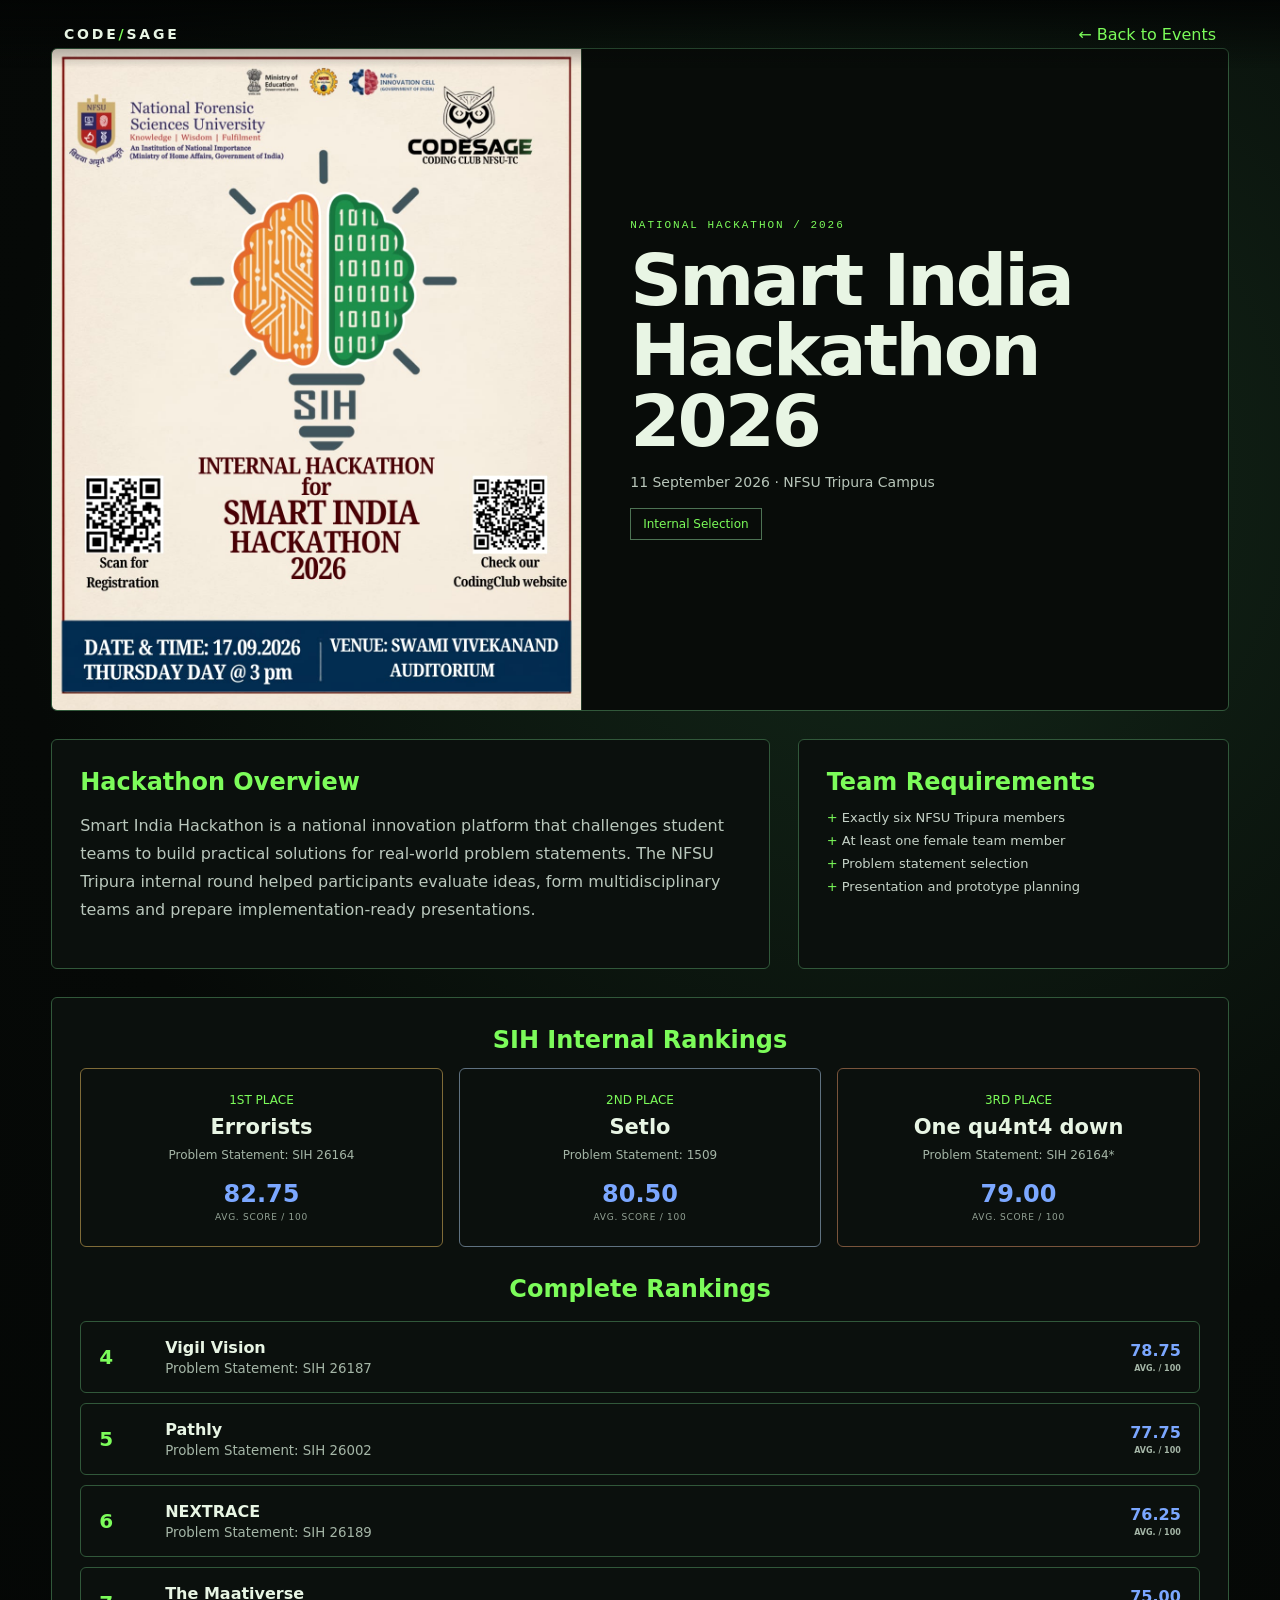
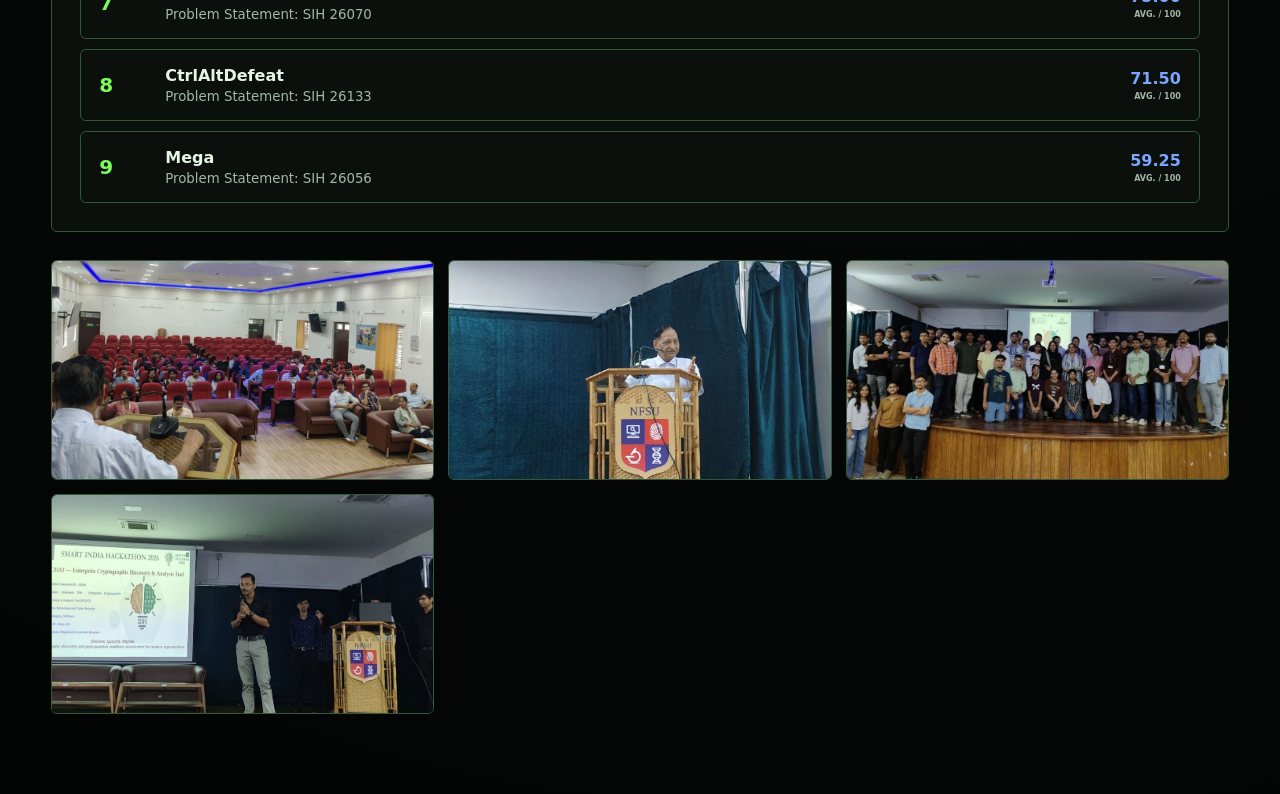
<file: events/sih-event.html>
﻿<!DOCTYPE html>
<html lang="en">
<head>
<meta charset="utf-8">
<link rel="icon" type="image/png" href="../assets/codesage_logo_transparent.png?v=2">
<meta name="viewport" content="width=device-width,initial-scale=1">
<title>Smart India Hackathon 2026 &mdash; CODE SAGE</title>
<meta name="description" content="Explore the Smart India Hackathon 2026 internal round at NFSU Tripura Campus, including team rankings and problem statements.">
<meta name="robots" content="index, follow">
<link rel="canonical" href="https://codesage-nfsu.vercel.app/events/sih-event.html">
<meta property="og:type" content="article">
<meta property="og:site_name" content="Code Sage">
<meta property="og:title" content="Smart India Hackathon 2026 &mdash; CODE SAGE">
<meta property="og:description" content="NFSU Tripura's internal Smart India Hackathon 2026 round and final rankings.">
<meta property="og:url" content="https://codesage-nfsu.vercel.app/events/sih-event.html">
<link rel="stylesheet" href="event-template.css">
<link rel="stylesheet" href="../assets/cursor.css"></head>
<body><div id="cursor-sage" aria-hidden="true"></div>
<nav class="topbar"><div class="brand"><a href="../index.html" aria-label="Code Sage home" style="color:inherit;text-decoration:none">CODE<i>/</i>SAGE</a></div><a class="back" href="events.html">&larr; Back to Events</a></nav>
<main>
  <section class="hero">
    <div class="image"><img src="../assets/events/SIH_6/banner.jpeg" alt="Smart India Hackathon 2026"></div>
    <div class="intro"><span class="kicker">NATIONAL HACKATHON / 2026</span><h1>Smart India Hackathon 2026</h1><div class="meta">11 September 2026 &middot; NFSU Tripura Campus</div><span class="tag">Internal Selection</span></div>
  </section>
  <section class="overview">
    <article class="panel"><h2>Hackathon Overview</h2><p>Smart India Hackathon is a national innovation platform that challenges student teams to build practical solutions for real-world problem statements. The NFSU Tripura internal round helped participants evaluate ideas, form multidisciplinary teams and prepare implementation-ready presentations.</p></article>
    <article class="panel highlights"><h2>Team Requirements</h2><ul><li>Exactly six NFSU Tripura members</li><li>At least one female team member</li><li>Problem statement selection</li><li>Presentation and prototype planning</li></ul></article>
  </section>
  <section class="panel rankings">
    <h2 class="ranking-heading">SIH Internal Rankings</h2>
    <div class="podium">
      <article class="rank-card"><span class="rank-place">1st Place</span><h3>Errorists</h3><p>Problem Statement: SIH 26164</p><span class="score">82.75</span><span class="score-label">AVG. SCORE / 100</span></article>
      <article class="rank-card"><span class="rank-place">2nd Place</span><h3>Setlo</h3><p>Problem Statement: 1509</p><span class="score">80.50</span><span class="score-label">AVG. SCORE / 100</span></article>
      <article class="rank-card"><span class="rank-place">3rd Place</span><h3>One qu4nt4 down</h3><p>Problem Statement: SIH 26164*</p><span class="score">79.00</span><span class="score-label">AVG. SCORE / 100</span></article>
    </div>
    <h2 class="ranking-heading" style="margin-top:28px">Complete Rankings</h2>
    <div class="complete-rankings">
      <article class="ranking-row"><span class="rank-number">4</span><div><strong>Vigil Vision</strong><small>Problem Statement: SIH 26187</small></div><span class="rank-score">78.75<small>AVG. / 100</small></span></article>
      <article class="ranking-row"><span class="rank-number">5</span><div><strong>Pathly</strong><small>Problem Statement: SIH 26002</small></div><span class="rank-score">77.75<small>AVG. / 100</small></span></article>
      <article class="ranking-row"><span class="rank-number">6</span><div><strong>NEXTRACE</strong><small>Problem Statement: SIH 26189</small></div><span class="rank-score">76.25<small>AVG. / 100</small></span></article>
      <article class="ranking-row"><span class="rank-number">7</span><div><strong>The Maativerse</strong><small>Problem Statement: SIH 26070</small></div><span class="rank-score">75.00<small>AVG. / 100</small></span></article>
      <article class="ranking-row"><span class="rank-number">8</span><div><strong>CtrlAltDefeat</strong><small>Problem Statement: SIH 26133</small></div><span class="rank-score">71.50<small>AVG. / 100</small></span></article>
      <article class="ranking-row"><span class="rank-number">9</span><div><strong>Mega</strong><small>Problem Statement: SIH 26056</small></div><span class="rank-score">59.25<small>AVG. / 100</small></span></article>
    </div>
  </section>
  <section class="gallery" aria-label="Smart India Hackathon photo gallery">
    <img src="../assets/events/SIH_6/audience.jpeg" alt="Students attending Smart India Hackathon">
    <img src="../assets/events/SIH_6/director.jpeg" alt="Director at Smart India Hackathon">
    <img src="../assets/events/SIH_6/group.jpeg" alt="Smart India Hackathon group photograph">
    <img src="../assets/events/SIH_6/sih.jpeg" alt="Smart India Hackathon participants">
  </section>
 </main>
<script src="gallery-lightbox.js"></script>
<script src="../assets/cursor.js"></script></body>
</html>
</file>
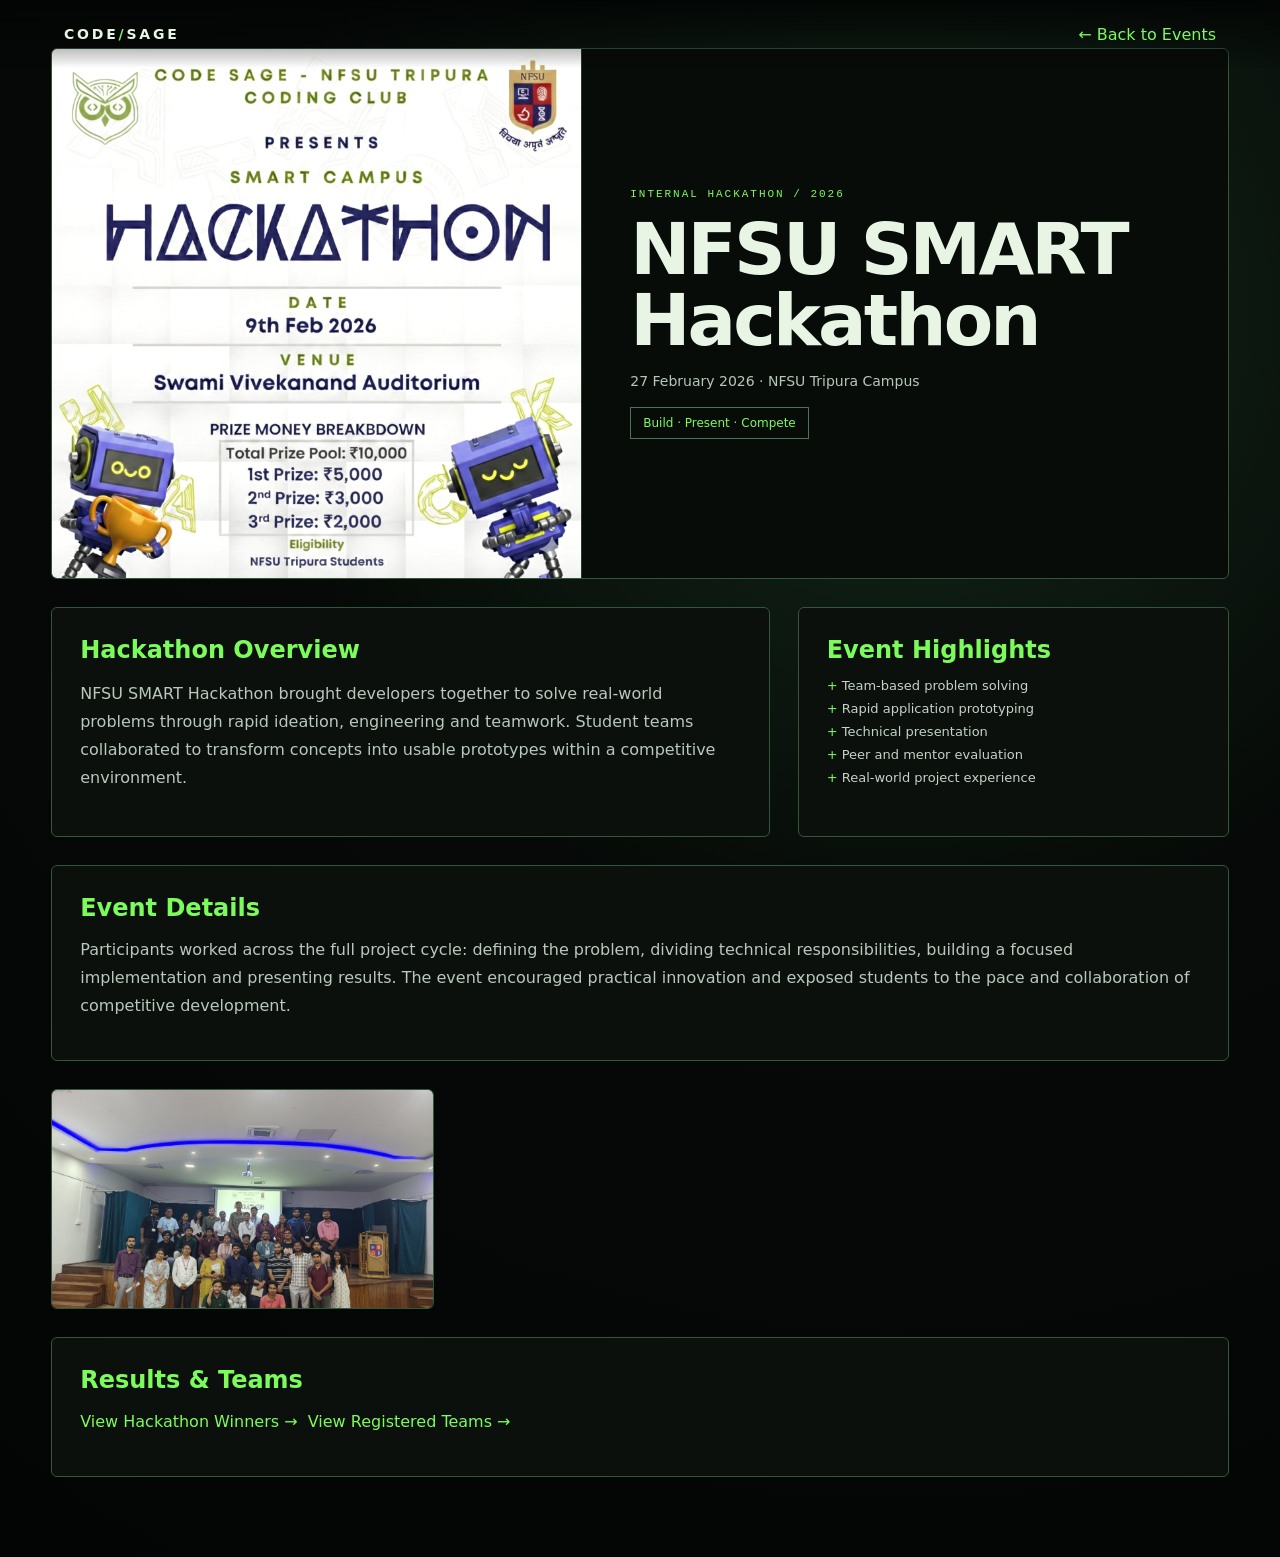
<file: events/smart-hackathon-event.html>
﻿<!DOCTYPE html><html lang="en"><head><meta charset="utf-8">
<link rel="icon" type="image/png" href="../assets/codesage_logo_transparent.png?v=2"><meta name="viewport" content="width=device-width,initial-scale=1"><title>NFSU SMART Hackathon &mdash; CODE SAGE</title><meta name="description" content="Discover the NFSU SMART Hackathon 2026 at NFSU Tripura Campus, with student teams solving real-world campus problems."><meta name="robots" content="index, follow"><link rel="canonical" href="https://codesage-nfsu.vercel.app/events/smart-hackathon-event.html"><meta property="og:type" content="article"><meta property="og:site_name" content="Code Sage"><meta property="og:title" content="NFSU SMART Hackathon &mdash; CODE SAGE"><meta property="og:url" content="https://codesage-nfsu.vercel.app/events/smart-hackathon-event.html"><link rel="stylesheet" href="event-template.css"><link rel="stylesheet" href="../assets/cursor.css"></head><body><div id="cursor-sage" aria-hidden="true"></div><nav class="topbar"><div class="brand"><a href="../index.html" aria-label="Code Sage home" style="color:inherit;text-decoration:none">CODE<i>/</i>SAGE</a></div><a class="back" href="events.html">&larr; Back to Events</a></nav><main><section class="hero"><div class="image"><img src="../assets/events/Smart_Campus_hackathon_3/banner.jpeg" alt="NFSU SMART Hackathon"></div><div class="intro"><span class="kicker">INTERNAL HACKATHON / 2026</span><h1>NFSU SMART Hackathon</h1><div class="meta">27 February 2026 &middot; NFSU Tripura Campus</div><span class="tag">Build &middot; Present &middot; Compete</span></div></section><section class="overview"><article class="panel"><h2>Hackathon Overview</h2><p>NFSU SMART Hackathon brought developers together to solve real-world problems through rapid ideation, engineering and teamwork. Student teams collaborated to transform concepts into usable prototypes within a competitive environment.</p></article><article class="panel highlights"><h2>Event Highlights</h2><ul><li>Team-based problem solving</li><li>Rapid application prototyping</li><li>Technical presentation</li><li>Peer and mentor evaluation</li><li>Real-world project experience</li></ul></article></section><section class="panel details"><h2>Event Details</h2><p>Participants worked across the full project cycle: defining the problem, dividing technical responsibilities, building a focused implementation and presenting results. The event encouraged practical innovation and exposed students to the pace and collaboration of competitive development.</p></section><section class="gallery"><img src="../assets/events/Smart_Campus_hackathon_3/group_photo.jpeg" alt="SMART Hackathon group photograph"></section><section class="panel details"><h2>Results &amp; Teams</h2><p><a class="back" href="smart-hackathon-winners.html">View Hackathon Winners &rarr;</a>&nbsp;&nbsp;<a class="back" href="smart-hackathon-teams.html">View Registered Teams &rarr;</a></p></section></main><script src="gallery-lightbox.js"></script><script src="../assets/cursor.js"></script></body></html>
</file>
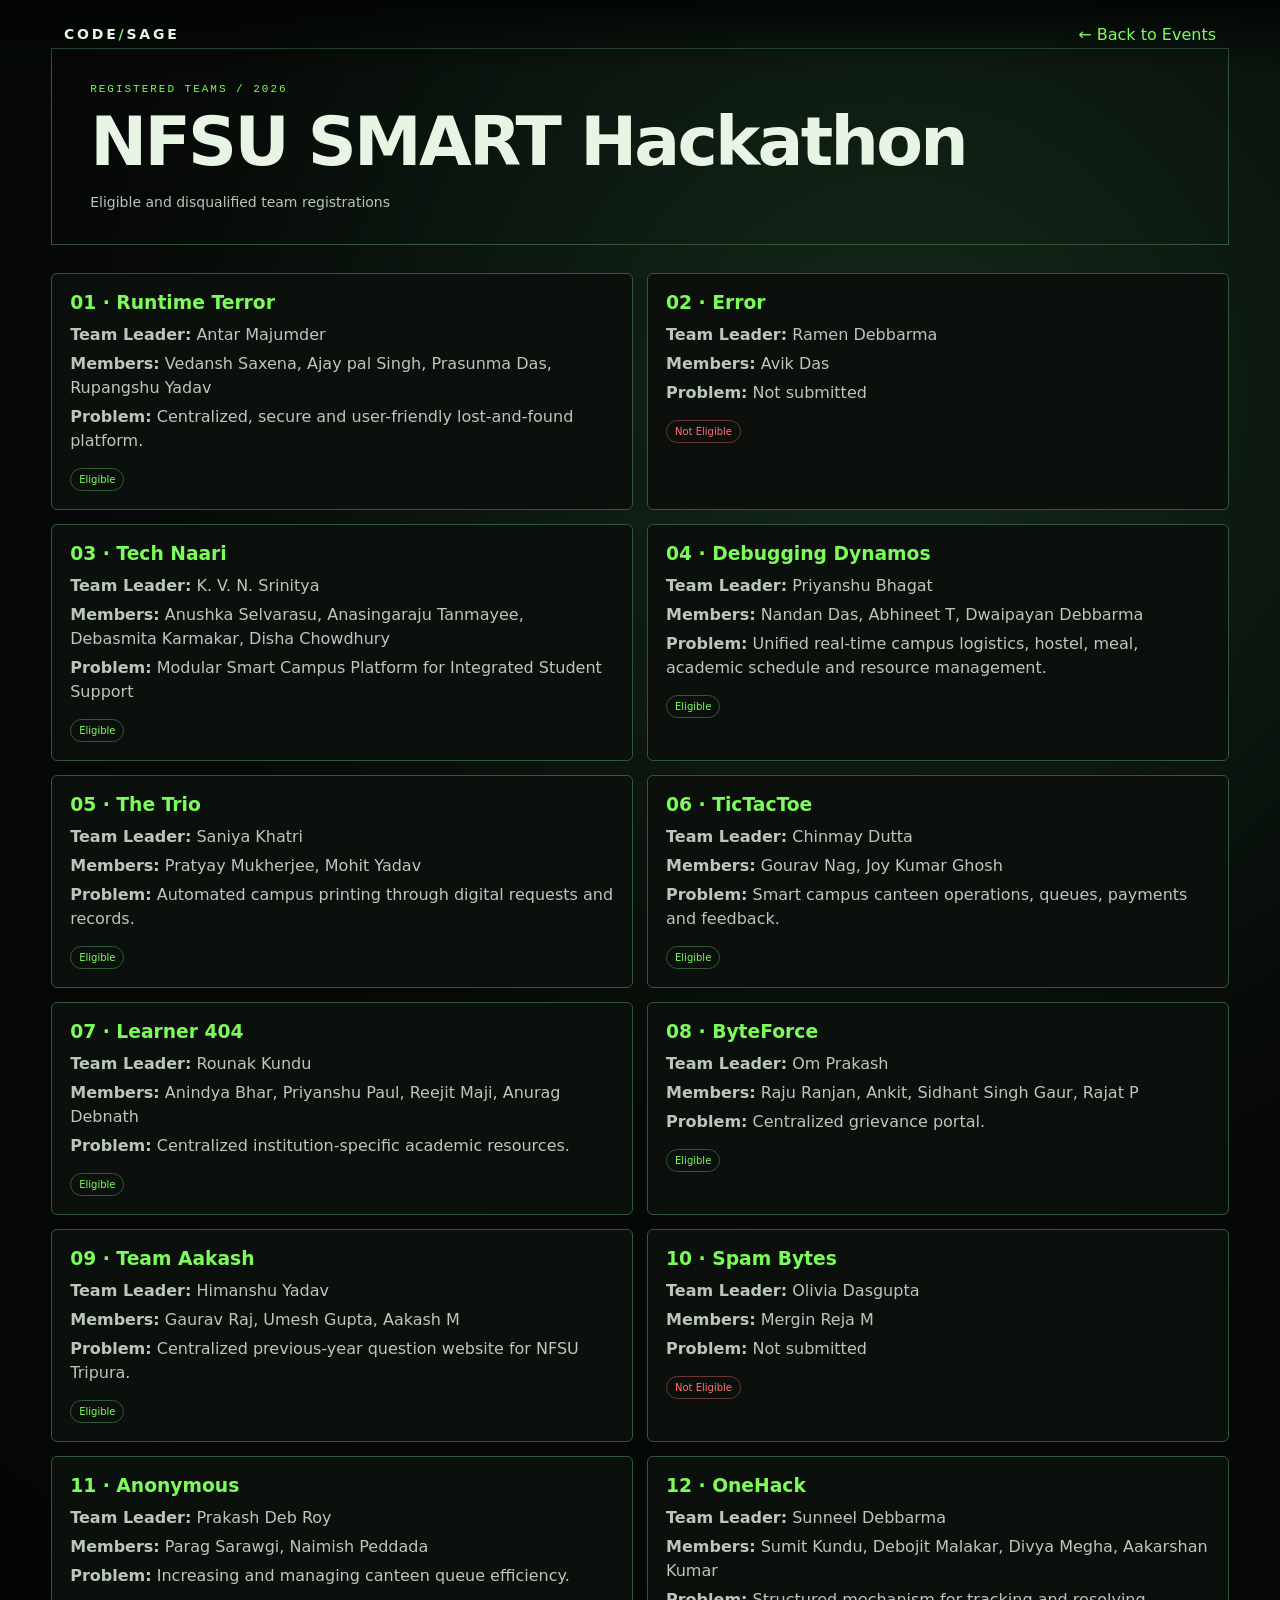
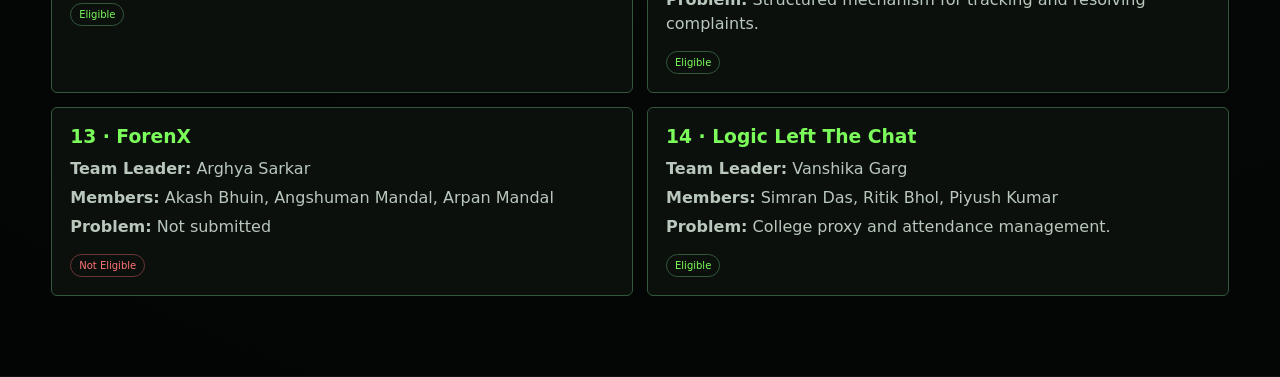
<file: events/smart-hackathon-teams.html>
﻿<!DOCTYPE html>
<html lang="en">
<head><meta charset="utf-8">
<link rel="icon" type="image/png" href="../assets/codesage_logo_transparent.png?v=2"><meta name="viewport" content="width=device-width,initial-scale=1"><title>SMART Hackathon Teams — CODE SAGE</title><link rel="stylesheet" href="event-template.css"><link rel="stylesheet" href="../assets/cursor.css"></head>
<body>
<div id="cursor-sage" aria-hidden="true"></div>
<nav class="topbar"><div class="brand"><a href="../index.html" aria-label="Code Sage home" style="color:inherit;text-decoration:none">CODE<i>/</i>SAGE</a></div><a class="back" href="events.html">← Back to Events</a></nav>
<main>
<section class="intro" style="padding:34px 38px;border:1px solid #31583a;min-height:auto"><span class="kicker">REGISTERED TEAMS / 2026</span><h1 style="font-size:clamp(38px,6vw,68px)">NFSU SMART Hackathon</h1><div class="meta">Eligible and disqualified team registrations</div></section>
<section class="team-results">
<article class="team-result"><h3>01 · Runtime Terror</h3><p><strong>Team Leader:</strong> Antar Majumder</p><p><strong>Members:</strong> Vedansh Saxena, Ajay pal Singh, Prasunma Das, Rupangshu Yadav</p><p><strong>Problem:</strong> Centralized, secure and user-friendly lost-and-found platform.</p><span class="status">Eligible</span></article>
<article class="team-result disqualified"><h3>02 · Error</h3><p><strong>Team Leader:</strong> Ramen Debbarma</p><p><strong>Members:</strong> Avik Das</p><p><strong>Problem:</strong> Not submitted</p><span class="status">Not Eligible</span></article>
<article class="team-result"><h3>03 · Tech Naari</h3><p><strong>Team Leader:</strong> K. V. N. Srinitya</p><p><strong>Members:</strong> Anushka Selvarasu, Anasingaraju Tanmayee, Debasmita Karmakar, Disha Chowdhury</p><p><strong>Problem:</strong> Modular Smart Campus Platform for Integrated Student Support</p><span class="status">Eligible</span></article>
<article class="team-result"><h3>04 · Debugging Dynamos</h3><p><strong>Team Leader:</strong> Priyanshu Bhagat</p><p><strong>Members:</strong> Nandan Das, Abhineet T, Dwaipayan Debbarma</p><p><strong>Problem:</strong> Unified real-time campus logistics, hostel, meal, academic schedule and resource management.</p><span class="status">Eligible</span></article>
<article class="team-result"><h3>05 · The Trio</h3><p><strong>Team Leader:</strong> Saniya Khatri</p><p><strong>Members:</strong> Pratyay Mukherjee, Mohit Yadav</p><p><strong>Problem:</strong> Automated campus printing through digital requests and records.</p><span class="status">Eligible</span></article>
<article class="team-result"><h3>06 · TicTacToe</h3><p><strong>Team Leader:</strong> Chinmay Dutta</p><p><strong>Members:</strong> Gourav Nag, Joy Kumar Ghosh</p><p><strong>Problem:</strong> Smart campus canteen operations, queues, payments and feedback.</p><span class="status">Eligible</span></article>
<article class="team-result"><h3>07 · Learner 404</h3><p><strong>Team Leader:</strong> Rounak Kundu</p><p><strong>Members:</strong> Anindya Bhar, Priyanshu Paul, Reejit Maji, Anurag Debnath</p><p><strong>Problem:</strong> Centralized institution-specific academic resources.</p><span class="status">Eligible</span></article>
<article class="team-result"><h3>08 · ByteForce</h3><p><strong>Team Leader:</strong> Om Prakash</p><p><strong>Members:</strong> Raju Ranjan, Ankit, Sidhant Singh Gaur, Rajat P</p><p><strong>Problem:</strong> Centralized grievance portal.</p><span class="status">Eligible</span></article>
<article class="team-result"><h3>09 · Team Aakash</h3><p><strong>Team Leader:</strong> Himanshu Yadav</p><p><strong>Members:</strong> Gaurav Raj, Umesh Gupta, Aakash M</p><p><strong>Problem:</strong> Centralized previous-year question website for NFSU Tripura.</p><span class="status">Eligible</span></article>
<article class="team-result disqualified"><h3>10 · Spam Bytes</h3><p><strong>Team Leader:</strong> Olivia Dasgupta</p><p><strong>Members:</strong> Mergin Reja M</p><p><strong>Problem:</strong> Not submitted</p><span class="status">Not Eligible</span></article>
<article class="team-result"><h3>11 · Anonymous</h3><p><strong>Team Leader:</strong> Prakash Deb Roy</p><p><strong>Members:</strong> Parag Sarawgi, Naimish Peddada</p><p><strong>Problem:</strong> Increasing and managing canteen queue efficiency.</p><span class="status">Eligible</span></article>
<article class="team-result"><h3>12 · OneHack</h3><p><strong>Team Leader:</strong> Sunneel Debbarma</p><p><strong>Members:</strong> Sumit Kundu, Debojit Malakar, Divya Megha, Aakarshan Kumar</p><p><strong>Problem:</strong> Structured mechanism for tracking and resolving complaints.</p><span class="status">Eligible</span></article>
<article class="team-result disqualified"><h3>13 · ForenX</h3><p><strong>Team Leader:</strong> Arghya Sarkar</p><p><strong>Members:</strong> Akash Bhuin, Angshuman Mandal, Arpan Mandal</p><p><strong>Problem:</strong> Not submitted</p><span class="status">Not Eligible</span></article>
<article class="team-result"><h3>14 · Logic Left The Chat</h3><p><strong>Team Leader:</strong> Vanshika Garg</p><p><strong>Members:</strong> Simran Das, Ritik Bhol, Piyush Kumar</p><p><strong>Problem:</strong> College proxy and attendance management.</p><span class="status">Eligible</span></article>
</section>
</main>
<script src="gallery-lightbox.js"></script>
<script src="../assets/cursor.js"></script>
</body>
</html>
</file>
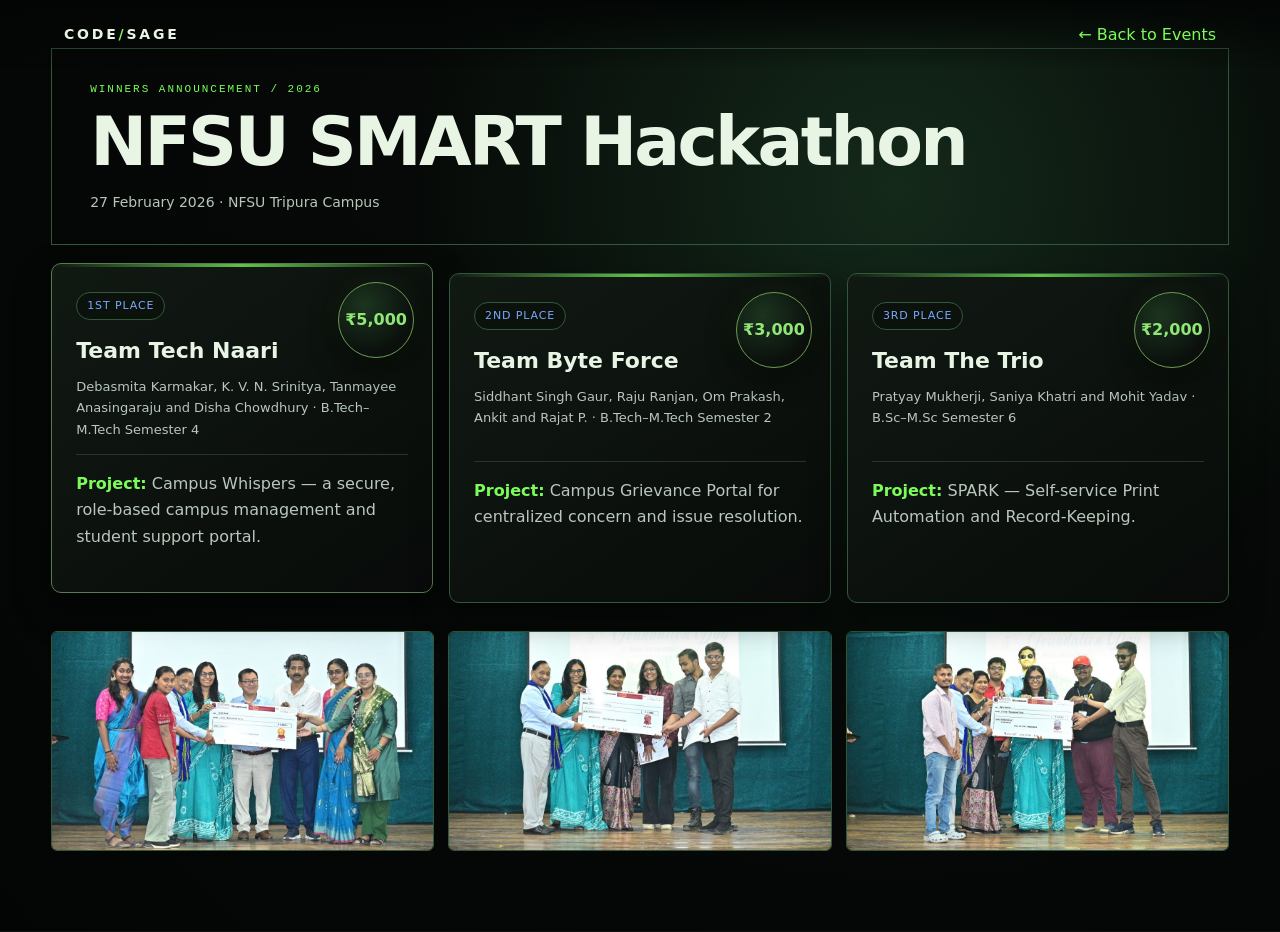
<file: events/smart-hackathon-winners.html>
﻿<!DOCTYPE html>
<html lang="en">
<head><meta charset="utf-8">
<link rel="icon" type="image/png" href="../assets/codesage_logo_transparent.png?v=2"><meta name="viewport" content="width=device-width,initial-scale=1"><title>SMART Hackathon Winners — CODE SAGE</title><link rel="stylesheet" href="event-template.css"><link rel="stylesheet" href="../assets/cursor.css"></head>
<body>
<div id="cursor-sage" aria-hidden="true"></div>
<nav class="topbar"><div class="brand"><a href="../index.html" aria-label="Code Sage home" style="color:inherit;text-decoration:none">CODE<i>/</i>SAGE</a></div><a class="back" href="events.html">← Back to Events</a></nav>
<main>
<section class="intro" style="padding:34px 38px;border:1px solid #31583a;min-height:auto"><span class="kicker">WINNERS ANNOUNCEMENT / 2026</span><h1 style="font-size:clamp(38px,6vw,68px)">NFSU SMART Hackathon</h1><div class="meta">27 February 2026 · NFSU Tripura Campus</div></section>
<section class="winner-grid">
<article class="winner-card"><span class="place">1st Place</span><h2>Team Tech Naari</h2><p>Debasmita Karmakar, K. V. N. Srinitya, Tanmayee Anasingaraju and Disha Chowdhury · B.Tech–M.Tech Semester 4</p><p><strong>Project:</strong> Campus Whispers — a secure, role-based campus management and student support portal.</p><span class="prize">₹5,000</span></article>
<article class="winner-card"><span class="place">2nd Place</span><h2>Team Byte Force</h2><p>Siddhant Singh Gaur, Raju Ranjan, Om Prakash, Ankit and Rajat P. · B.Tech–M.Tech Semester 2</p><p><strong>Project:</strong> Campus Grievance Portal for centralized concern and issue resolution.</p><span class="prize">₹3,000</span></article>
<article class="winner-card"><span class="place">3rd Place</span><h2>Team The Trio</h2><p>Pratyay Mukherji, Saniya Khatri and Mohit Yadav · B.Sc–M.Sc Semester 6</p><p><strong>Project:</strong> SPARK — Self-service Print Automation and Record-Keeping.</p><span class="prize">₹2,000</span></article>
</section>
<section class="gallery" aria-label="SMART Hackathon winners photo gallery">
<img src="../assets/events/Smart_Campus_hackathon_3/1st_prize.jpeg" alt="1st Place — Team Tech Naari" data-caption="1st Place — Team Tech Naari&lt;br&gt;Debasmita Karmakar, K. V. N. Srinitya, Tanmayee Anasingaraju &amp; Disha Chowdhury">
<img src="../assets/events/Smart_Campus_hackathon_3/2nd_prize.jpeg" alt="2nd Place — Team Byte Force" data-caption="2nd Place — Team Byte Force&lt;br&gt;Siddhant Singh Gaur, Raju Ranjan, Om Prakash, Ankit &amp; Rajat P.">
<img src="../assets/events/Smart_Campus_hackathon_3/3rd%20prize.jpeg" alt="3rd Place — Team The Trio" data-caption="3rd Place — Team The Trio&lt;br&gt;Pratyay Mukherji, Saniya Khatri &amp; Mohit Yadav">
</section>
</main>
<script src="gallery-lightbox.js"></script>
<script src="../assets/cursor.js"></script>
</body>
</html>
</file>
<file: assets/cursor.css>
#cursor-sage{position:fixed;left:0;top:0;z-index:60;width:64px;height:47px;pointer-events:none;opacity:0;transform:translate3d(-50%,-50%,0);filter:drop-shadow(0 0 6px #ffffff66);transition:opacity .2s;will-change:transform}
#cursor-sage.visible{opacity:1}
#cursor-sage video,#cursor-sage img{position:absolute;inset:0;display:block;width:64px;height:47px;margin:auto;object-fit:contain;image-rendering:pixelated;transition:opacity .28s ease,transform .28s ease}
#cursor-sage video{opacity:1;transform:scale(.92)}
#cursor-sage img{opacity:0;transform:scale(1)}
#cursor-sage.idle video{opacity:0}
#cursor-sage.idle img{opacity:1}
@media(prefers-reduced-motion:reduce){#cursor-sage,#cursor-sage video,#cursor-sage img{transition:none}}
</file>
<file: events/event-template.css>
:root{color-scheme:dark;--bg:#030504;--fg:#e8f5e4;--mut:#a5b6a7;--g:#7CFC5A;--line:#173a1c}
*{box-sizing:border-box}
body{margin:0;min-height:100vh;background:radial-gradient(circle at 70% 20%,#14291a 0,#060907 42%,var(--bg) 100%);color:var(--fg);font-family:"Space Grotesk","Segoe UI",system-ui,sans-serif}
.topbar{position:fixed;top:0;left:0;right:0;z-index:50;height:68px;display:flex;align-items:center;justify-content:space-between;padding:14px 5vw;border:0;background:linear-gradient(#030504ee,#03050400);font-family:"Space Grotesk","Segoe UI",system-ui,sans-serif}
.brand{font-size:14px;font-weight:800;letter-spacing:.2em}.brand i{color:var(--g);font-style:normal}
.back{color:var(--g);text-decoration:none;font-family:"Space Grotesk","Segoe UI",system-ui,sans-serif;font-size:16px;transition:color .2s}
.page-links{display:flex;align-items:center;gap:28px}.page-links a{color:var(--mut);text-decoration:none;font-size:16px;transition:color .2s}.page-links a:hover{color:var(--g)}
main{width:min(1180px,92vw);margin:auto;padding:48px 0 80px}
.hero{display:grid;grid-template-columns:minmax(280px,.9fr) minmax(420px,1.1fr);min-height:420px;border:1px solid #31583a;border-radius:6px;overflow:hidden;background:#080c09}
.image{min-height:420px}.image img{width:100%;height:100%;object-fit:cover;display:block;filter:saturate(.85) contrast(1.05)}
.intro{display:flex;flex-direction:column;justify-content:center;padding:48px;border-left:1px solid #253a29}.kicker{color:var(--g);font:11px ui-monospace,monospace;letter-spacing:.18em}.intro h1{font-size:clamp(38px,6vw,72px);line-height:.98;letter-spacing:-.04em;margin:14px 0 18px}.meta{color:#b8c6ba;font-size:14px}.tag{display:inline-block;width:max-content;margin-top:18px;padding:8px 12px;border:1px solid #4d7354;color:var(--g);font-size:12px}
.overview{display:grid;grid-template-columns:1.25fr .75fr;gap:28px;margin-top:28px}.panel{border:1px solid #31583a;border-radius:6px;padding:28px;background:#0b100d}.panel h2{margin:0 0 14px;color:var(--g);font-size:24px}.panel p{color:#b9c7bc;line-height:1.75}
.stats{display:grid;grid-template-columns:repeat(3,1fr);border-block:1px solid #243629;margin:20px 0}.stat{padding:20px 8px;text-align:center;border-right:1px solid #243629}.stat:last-child{border-right:0}.stat b{display:block;color:var(--g);font-size:34px}.stat span{color:#9dac9f;font-size:10px;text-transform:uppercase}
.highlights ul,.gallery-grid{margin:0;padding:0}.highlights li{list-style:none;color:#c5d2c7;font-size:13px;margin:8px 0}.highlights li:before{content:"+ ";color:var(--g)}
.details{margin-top:28px}.details p{margin:0 0 12px}.gallery{display:grid;grid-template-columns:repeat(3,1fr);gap:14px;margin-top:28px}.gallery img{width:100%;height:220px;object-fit:cover;border:1px solid #31583a;border-radius:6px}
@media(max-width:800px){main{width:94vw;padding-top:24px}.hero{grid-template-columns:1fr}.image{min-height:260px;height:260px}.intro{padding:28px 24px;border-left:0;border-top:1px solid #253a29}.overview{grid-template-columns:1fr}.gallery{grid-template-columns:1fr}.gallery img{height:260px}}
@media(max-width:600px){.topbar{height:60px;justify-content:center;padding:12px 2vw;background:#030504cc}.brand{display:none}.page-links{width:100%;justify-content:center;gap:clamp(8px,3vw,14px)}.page-links a{font-size:11px;white-space:nowrap}.back{font-size:11px}}
.rankings{margin-top:28px}.ranking-heading{text-align:center;margin:0 0 18px;color:var(--g);font-size:24px}.podium{display:grid;grid-template-columns:repeat(3,1fr);gap:16px}.rank-card{position:relative;border:1px solid #31583a;border-radius:6px;padding:24px 16px;text-align:center;background:#0b100d}.rank-card:first-child{border-color:#7f6b38}.rank-card:nth-child(2){border-color:#5f7180}.rank-card:nth-child(3){border-color:#79543b}.rank-card h3{margin:8px 0 6px;font-size:21px}.rank-card p{margin:0;color:var(--mut);font-size:12px}.rank-place{display:block;color:var(--g);font-size:12px;text-transform:uppercase}.rank-card .score{display:block;margin-top:14px;color:#7BA7FF;font-size:24px;font-weight:800}.rank-card .score-label{display:block;margin-top:4px;color:#93a295;font-size:9px;letter-spacing:.08em}.complete-rankings{display:grid;gap:10px;margin-top:18px}.ranking-row{display:grid;grid-template-columns:50px 1fr auto;align-items:center;gap:16px;padding:16px 18px;border:1px solid #31583a;border-radius:6px;background:#0b100d}.ranking-row .rank-number{color:var(--g);font-size:20px;font-weight:800}.ranking-row strong{display:block}.ranking-row small{display:block;margin-top:4px;color:var(--mut)}.ranking-row .rank-score{text-align:right;color:#7BA7FF;font-weight:800}.ranking-row .rank-score small{font-size:8px}
@media(max-width:700px){.podium{grid-template-columns:1fr}.ranking-row{grid-template-columns:38px 1fr}.ranking-row .rank-score{grid-column:2;text-align:left}}
.team-results{display:grid;grid-template-columns:repeat(2,minmax(0,1fr));gap:14px;margin-top:28px}.team-result{border:1px solid #31583a;border-radius:6px;padding:18px;background:#0b100d}.team-result h3{margin:0 0 10px;color:var(--g)}.team-result p{margin:5px 0;color:#b9c7bc;line-height:1.5}.team-result .status{display:inline-block;margin-top:10px;padding:5px 8px;border:1px solid #31583a;border-radius:999px;color:var(--g);font-size:10px}.team-result.disqualified .status{color:#ff7373;border-color:#6c3636}
.winner-grid{display:grid;grid-template-columns:repeat(3,1fr);align-items:stretch;gap:16px;margin-top:28px}.winner-card{position:relative;min-height:330px;border:1px solid #31583a;border-radius:10px;padding:28px 24px 22px;overflow:hidden;background:linear-gradient(145deg,#111913,#080b09);box-shadow:0 16px 36px #0007}.winner-card:before{content:"";position:absolute;inset:0 0 auto;height:3px;background:linear-gradient(90deg,transparent,var(--g),transparent);opacity:.75}.winner-card:nth-child(1){border-color:#557d4d;transform:translateY(-10px)}.winner-card h2{max-width:calc(100% - 84px);margin:18px 0 12px;color:var(--fg);font-size:22px}.winner-card .place{display:inline-flex;align-items:center;min-height:28px;padding:5px 10px;border:1px solid #31583a;border-radius:999px;background:#0b120c;color:#7BA7FF;font-size:11px;text-transform:uppercase;letter-spacing:.08em}.winner-card p{color:#b9c7bc;line-height:1.65}.winner-card p:first-of-type{min-height:76px;padding-bottom:14px;border-bottom:1px solid #243629;font-size:13px}.winner-card p strong{color:var(--g)}.winner-card .prize{position:absolute;top:18px;right:18px;display:grid;place-items:center;width:76px;height:76px;border:1px solid #6b9a55;border-radius:50%;background:radial-gradient(circle at 35% 30%,#1c351f,#0b100d 68%);color:#8fe875;font-size:16px;font-weight:800;box-shadow:0 10px 28px #000a,0 0 24px #7CFC5A14}
@media(max-width:800px){.team-results,.winner-grid{grid-template-columns:1fr}}
.results-section{margin-top:28px}.results-section h2{text-align:center}.reel-results{display:grid;grid-template-columns:repeat(2,minmax(0,1fr));gap:16px}.reel-card{border:1px solid #31583a;border-radius:10px;padding:24px;background:linear-gradient(145deg,#111913,#080b09)}.reel-card .place{display:block;margin-bottom:10px;color:var(--g);font-size:12px;letter-spacing:.08em;text-transform:uppercase}.reel-card h3{margin:0;font-size:22px}.poster-results{display:grid;grid-template-columns:repeat(3,1fr);gap:16px}.poster-card{border:1px solid #31583a;border-radius:10px;padding:16px;background:#0b100d}.poster-card img{width:100%;height:280px;object-fit:cover;border-radius:6px}.poster-card .place{display:block;margin:14px 0 7px;color:var(--g);font-size:12px;text-transform:uppercase}.poster-card h3{margin:0;font-size:19px}@media(max-width:800px){.reel-results,.poster-results{grid-template-columns:1fr}.poster-card img{height:360px}}
.results-section{position:relative;overflow:hidden}.results-section:before{content:"";position:absolute;inset:0 0 auto;height:3px;background:linear-gradient(90deg,transparent,var(--g),transparent);opacity:.8}.reel-results,.poster-results{margin-top:18px}.reel-card,.poster-card{position:relative;overflow:hidden;transition:transform .25s ease,border-color .25s ease,box-shadow .25s ease}.reel-card:hover,.poster-card:hover{transform:translateY(-5px);border-color:var(--g);box-shadow:0 18px 38px #0009,0 0 24px #7CFC5A12}.reel-card:first-child{border-color:#557d4d}.reel-card .place,.poster-card .place{display:inline-flex;align-items:center;width:max-content;padding:6px 10px;border:1px solid #31583a;border-radius:999px;background:#0b120c;letter-spacing:.1em;font-weight:800}.reel-card h3{line-height:1.35}.poster-card img{transition:transform .45s ease,filter .45s ease}.poster-card:hover img{transform:scale(1.025);filter:saturate(1.08) contrast(1.04)}.poster-card:before{content:"";position:absolute;left:16px;right:16px;top:16px;height:2px;background:linear-gradient(90deg,transparent,#7CFC5A88,transparent);opacity:0;transition:opacity .25s}.poster-card:hover:before{opacity:1}@keyframes result-in{from{opacity:0;transform:translateY(18px)}to{opacity:1;transform:none}}.reel-card,.poster-card{animation:result-in .55s ease-out both}.reel-card:nth-child(2),.poster-card:nth-child(2){animation-delay:.08s}.poster-card:nth-child(3){animation-delay:.16s}@media(prefers-reduced-motion:reduce){.reel-card,.poster-card{animation:none;transition:none}}
.gallery img,.poster-card img{cursor:zoom-in}
.lightbox{position:fixed;inset:0;z-index:200;display:none;align-items:center;justify-content:center;padding:24px;background:#020302ee;backdrop-filter:blur(8px)}
.lightbox.open{display:flex}
.lightbox-image{max-width:min(92vw,1100px);max-height:88vh;object-fit:contain;border:1px solid #31583a;border-radius:8px;box-shadow:0 24px 70px #000}
.lightbox-close,.lightbox-prev,.lightbox-next{position:absolute;display:grid;place-items:center;border:1px solid #31583a;border-radius:50%;background:#080b09;color:var(--g);cursor:pointer;font-size:20px}
.lightbox-close{top:20px;right:20px;width:42px;height:42px}
.lightbox-prev,.lightbox-next{top:50%;width:44px;height:44px;transform:translateY(-50%)}
.lightbox-prev{left:20px}.lightbox-next{right:20px}
</file>
